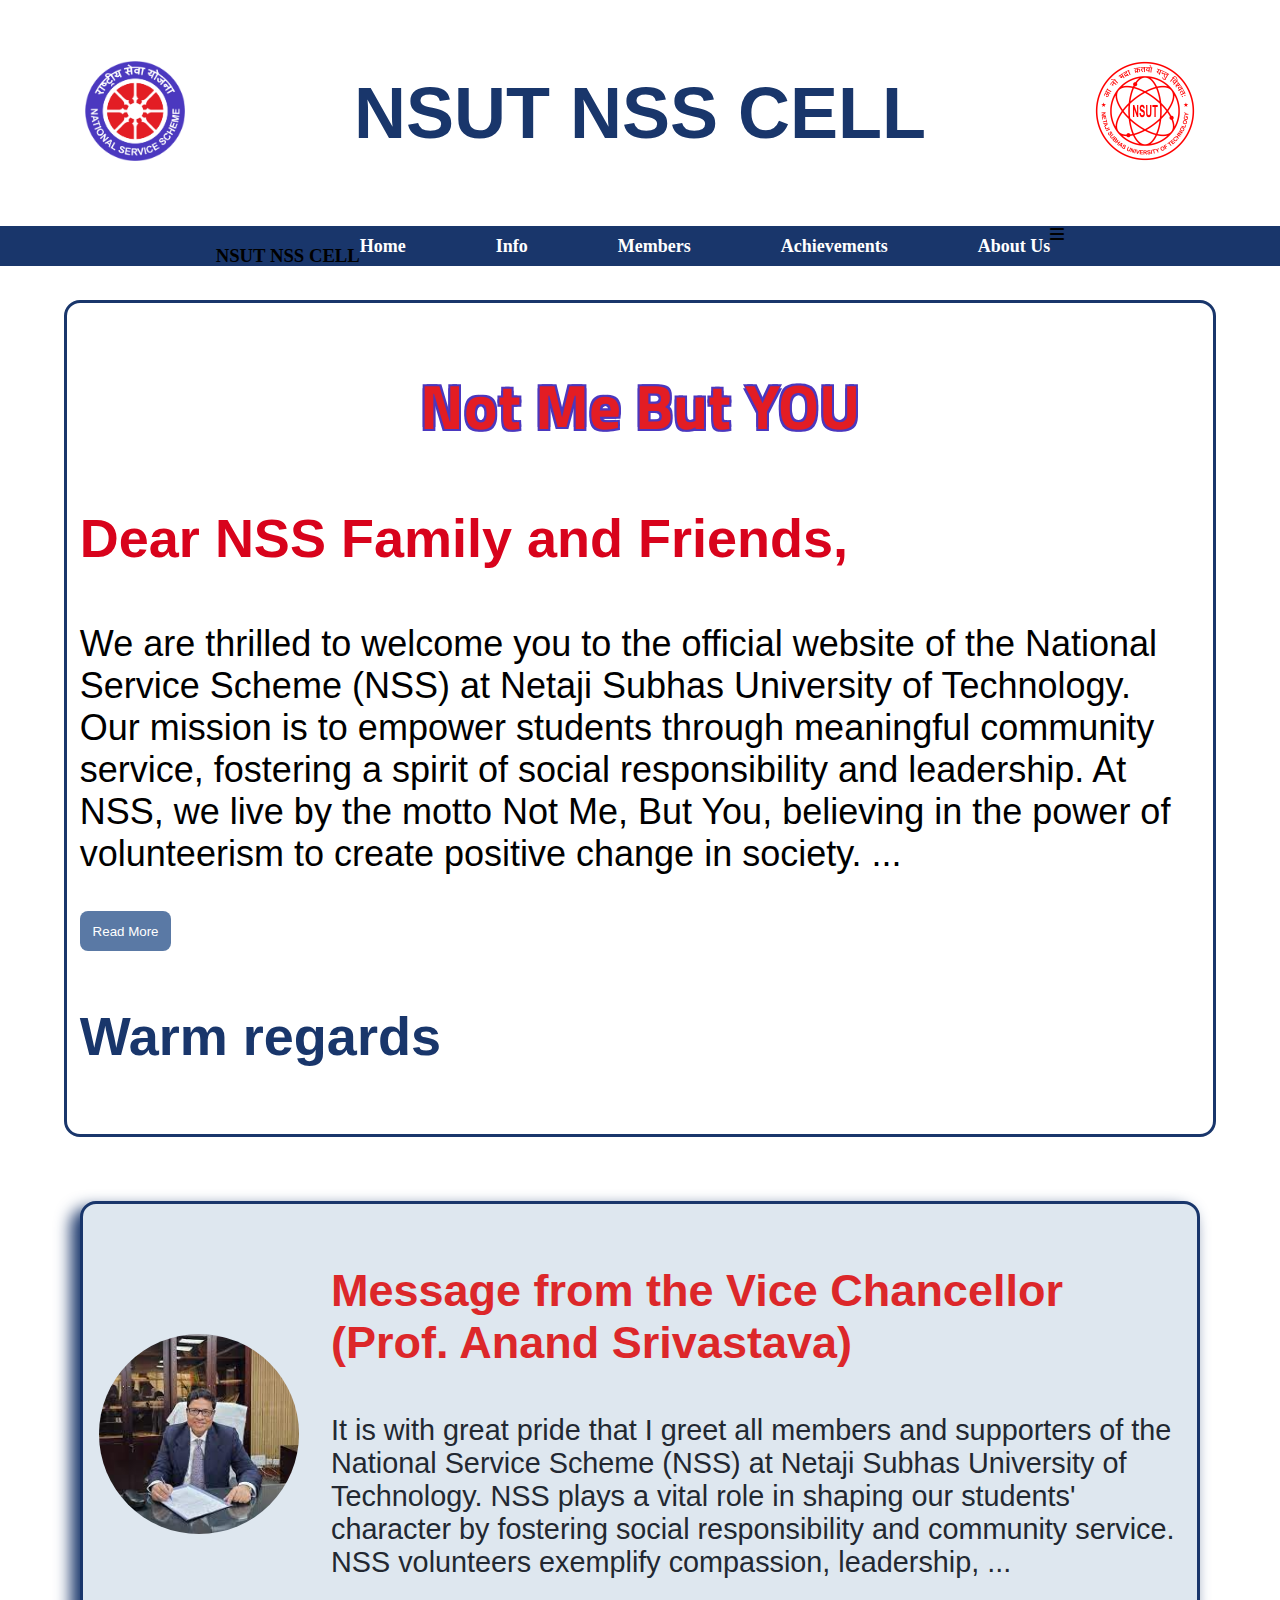
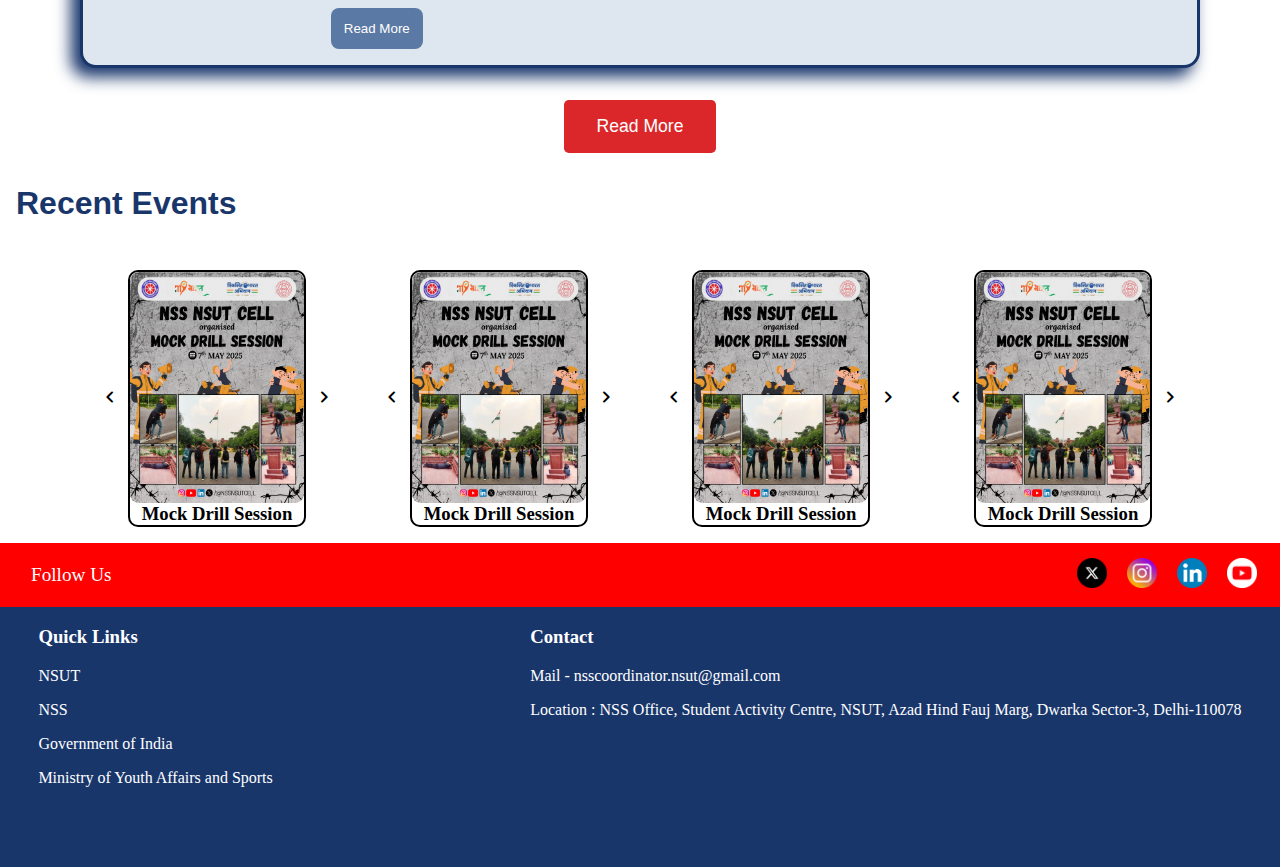
<file: index.html>
<!DOCTYPE html>
<html lang="en">
<head>
    <title>NSS NSUT CELL</title>
    <link rel="stylesheet" href="styles/style.css">
    <link rel="stylesheet" href="https://fonts.googleapis.com/css2?family=Material+Symbols+Rounded:opsz,wght,FILL,GRAD@24,400,0,0&icon_names=chevron_left" />
    <link rel="stylesheet" href="https://cdnjs.cloudflare.com/ajax/libs/font-awesome/6.7.2/css/all.min.css" integrity="sha512-Evv84Mr4kqVGRNSgIGL/F/aIDqQb7xQ2vcrdIwxfjThSH8CSR7PBEakCr51Ck+w+/U6swU2Im1vVX0SVk9ABhg==" crossorigin="anonymous" referrerpolicy="no-referrer" />
    <link rel="stylesheet" href="styles/more-less.css">

    <link rel="icon" type="image/png" href="resources/nss-logo.png" />

    <script src="scripts/slider.js" defer></script>
    <script src="scripts/message-card.js" defer></script>
    <script src="scripts/navBar.js" defer></script>
    <script src="scripts/more-less.js" defer></script>

<!--    Important to add defer-->

</head>
<body>
    <div id="topPart">
        <meta name="viewport" content="width=device-width, initial-scale=1.0">
        <link rel="stylesheet" href="styles/header.css">

        <header class="header">
            <div class="header-items">

                <a href="https://nss.gov.in/" class="nss-logo_link" target="_blank">
                    <img src="resources/nss-logo.png" alt="NSS Logo">
                </a>

                <p class="header-title">NSUT NSS CELL</p>

                <a href="http://nsut.ac.in/" class="nsut-logo_link" target="_blank">
                    <img src="resources/nsut-logo.png" alt="NSS Logo">
                </a>

            </div>
        </header>
    </div>


    <div id="navBar">
        <meta name="viewport" content="width=device-width, initial-scale=1.0">
        <link rel="stylesheet" href="styles/navBar.css">
        <link rel="stylesheet" href="https://fonts.googleapis.com/css2?family=Material+Symbols+Outlined:opsz,wght,FILL,GRAD@24,400,0,0&icon_names=menu" />

        <nav>
            <h3 class="nav-title"> NSUT NSS CELL</h3>
            <ul class="large-bar">
                <li class="nav-item" id="nav-home"><a href="#" class="navBar-link">Home</a></li>
                <li class="nav-item" id="nav-info"><a href="#" class="navBar-link">Info</a></li>
                <li class="nav-item" id="nav-member"><a href="#" class="navBar-link">Members</a></li>
                <li class="nav-item" id="nav-achvmnt"><a href="#" class="navBar-link">Achievements</a></li>
                <li class="nav-item" id="nav-abt"><a href="#" class="navBar-link">About Us</a></li>
            </ul>
            <div class="nav-toggle-button">
                <i class="fa-solid fa-bars"></i>
            </div>

        </nav>

        <div class="dropdown-menu close">

            <a href="#" class="navBar-link">Home</a>
            <a href="#" class="navBar-link">Info</a>
            <a href="#" class="navBar-link">Members</a>
            <a href="#" class="navBar-link">Achievements</a>
            <a href="#" class="navBar-link">About Us</a>
        </div>

    </div>


    <div id="mainPart">
        <link rel="stylesheet" href="styles/mainPart.css">
        <link rel="stylesheet" href="styles/message-card.css">


        <div class="introbox more-less-text">
            <link rel="stylesheet" href="styles/intro.css">
            <h1 class="motto">Not Me But YOU</h1>

            <h3 class="heading-of-intro">
                Dear NSS Family and Friends,
            </h3>
            <p class="intro-para">
                We are thrilled to welcome you to the official website of the National Service Scheme (NSS) at Netaji Subhas University of Technology. Our mission is to empower students through meaningful community service, fostering a spirit of social responsibility and leadership. At NSS, we live by the motto Not Me, But You, believing in the power of volunteerism to create positive change in society.
                <span class="dots">...</span>
                <span class="more">
                    Whether you're a current volunteer, a prospective member, or simply someone interested in learning more about our initiatives, we invite you to explore our site and discover numerous opportunities for involvement. Join us in our journey of service, growth, and excellence as we strive to make a difference in our community and beyond. Together, let's cultivate compassion, drive change, and inspire one another to reach greater heights. Thank you for visiting, and we look forward to your active participation in our programs!
                </span>
            </p>
            <button class="more-less">Read More</button>

            <h3 class="ending-of-intro">
                Warm regards
            </h3>
        </div>


        <div class="message-cards">

            <div class="visible">
                <div class="message" id="vc-msg">
                    <img class="person-img" src="resources/Message-Card/vc-image.jpeg">

                    <div class="message-content more-less-text">
                        <h3 class="message-title">Message from the Vice Chancellor (Prof. Anand Srivastava)</h3>
                        <p class="message-para ">
                            It is with great pride that I greet all members and supporters of the National Service Scheme (NSS) at Netaji Subhas University of Technology. NSS plays a vital role in shaping our students' character by fostering social responsibility and community service. NSS volunteers exemplify compassion, leadership,
                            <span class="dots">...</span>
                            <span class="more">
                                and selflessness through their dedication to various social initiatives. Their efforts inspire us and create a positive impact on society. I encourage every student to actively engage in NSS programs. Through service, you will not only make a difference but also develop valuable skills and lasting friendships. Thank you for your commitment to NSS. Your efforts help make our university a true beacon of change
                            </span>
                        </p>
                        <button class="more-less">Read More</button>
                    </div>
                </div>
            </div>
            <!--    the additional div of id ..-message-box is essential because it would be needed for hiding or
            showing content-->

            <div class="hidden">
                <div class="message" id="pc-msg">
                    <img class="person-img" src="resources/Message-Card/pc-image.png">

                    <div class="message-content more-less-text">
                        <h3 class="message-title">Message from the Program Coordinator (Dr. Praveen Saroha)</h3>
                        <p class="message-para">
                            Welcome to the NSS NSUT Cell! It is an honor to serve as your Program Coordinator and work with such passionate individuals dedicated to making a positive impact. NSS is more than a program; it's a movement empowering students to tackle real-world challenges. Through initiatives in areas like environmental conservation and education, we foster
                            <span class="dots">...</span><span class="more">service, leadership, and teamwork. Each project is an opportunity to grow and contribute to our community. I encourage you to embrace these experiences and bring your unique talents to our efforts. Thank you for your commitment to NSS. I look forward to the great work we'll accomplish together.
                            </span>
                        </p>
                        <button class="more-less">Read More</button>
                    </div>
                </div>
            </div>

            <div class="hidden">
                <div class="message" id="fp-msg">
                    <img class="person-img" src="resources/Message-Card/fp-image.jpg">

                    <div class="message-content more-less-text">
                        <h3 class="message-title">Message from the Founding President (Mr. Anuj)</h3>
                        <p class="message-para">
                            As the Founding President of NSS NSUT Cell, I am filled with pride witnessing the remarkable journey we've shared. From our beginnings to becoming a community driven by service, our growth
                            <span class="dots">...</span>
                            <span class="more">
                                reflects the passion of every member. NSS is more than an organization — it's a way of life that inspires us to give back. Our projects in areas like environmental sustainability and social outreach embody our commitment to making a difference. Embrace the spirit of service. It's not just a duty but an opportunity to lead, empathize, and create change. Together, we can continue to amplify our impact and carry forward the NSS legacy. Thank you for your dedication. Let's keep achieving great things!
                            </span>
                        </p>
                        <button class="more-less">Read More</button>
                    </div>
                </div>
            </div>

            <div class="hidden">
                <div class="message" id="p-msg">
                    <img class="person-img" src="resources/Message-Card/p-image.jpeg">

                    <div class="message-content more-less-text">
                        <h3 class="message-title">Message from the President (Shubham Kumar)</h3>
                        <p class="message-para">
                            It's an honor to serve as the President of the NSS NSUT Cell and to witness the dedication and enthusiasm of our volunteers . Each initiative we undertake whether a cleanliness drive or
                            <span class="dots">...</span>
                            <span class="more">
                                an awareness campaign shows our commitment to social responsibility. I encourage everyone to get involved, as these experiences help us grow in leadership and empathy. Together, we can make a meaningful impact with your dedication. Let's continue to strive for excellence as epitome of change for the society!
                            </span>
                        </p>
                        <button class="more-less">Read More</button>
                    </div>
                </div>
            </div>

            <button id="content-control">Read More</button>
        </div>


        <div class="recent-events">
            <h3 class="recent-event heading">Recent Events</h3>
            <div class="parent-container">
                <link rel="stylesheet" href="styles/slider.css">

                <div class="container">
                    <button class="prev button">
                    <span class="material-symbols-rounded">
                        chevron_left
                    </span>
                    </button>
                    <div class="image-container-with-text">
                        <div class="images">
                            <img src="resources/Recent%20Events/Mock%20Drill/1.PNG" class="content">
                            <img src="resources/Recent%20Events/Mock%20Drill/2.jpeg" class="content">
                            <img src="resources/Recent%20Events/Mock%20Drill/3.jpeg" class="content">
                            <img src="resources/Recent%20Events/Mock%20Drill/4.jpeg" class="content">
                            <img src="resources/Recent%20Events/Mock%20Drill/5.jpeg" class="content">
                            <img src="resources/Recent%20Events/Mock%20Drill/6.jpeg" class="content">
                        </div>
                        <h3>Mock Drill Session</h3>
                    </div>
                    <button class="next button">
                    <span class="material-symbols-rounded">
                        chevron_left
                    </span>
                    </button>
                </div>


                <div class="container">
                    <button class="prev button">
                    <span class="material-symbols-rounded">
                        chevron_left
                    </span>
                    </button>
                    <div class="image-container-with-text">
                        <div class="images">
                            <img src="resources/Recent%20Events/Mock%20Drill/1.PNG" class="content">
                            <img src="resources/Recent%20Events/Mock%20Drill/2.jpeg" class="content">
                            <img src="resources/Recent%20Events/Mock%20Drill/3.jpeg" class="content">
                            <img src="resources/Recent%20Events/Mock%20Drill/4.jpeg" class="content">
                            <img src="resources/Recent%20Events/Mock%20Drill/5.jpeg" class="content">
                            <img src="resources/Recent%20Events/Mock%20Drill/6.jpeg" class="content">
                        </div>
                        <h3>Mock Drill Session</h3>
                    </div>
                    <button class="next button">
                    <span class="material-symbols-rounded">
                        chevron_left
                    </span>
                    </button>
                </div>


                <div class="container">
                    <button class="prev button">
                    <span class="material-symbols-rounded">
                        chevron_left
                    </span>
                    </button>
                    <div class="image-container-with-text">
                        <div class="images">
                            <img src="resources/Recent%20Events/Mock%20Drill/1.PNG" class="content">
                            <img src="resources/Recent%20Events/Mock%20Drill/2.jpeg" class="content">
                            <img src="resources/Recent%20Events/Mock%20Drill/3.jpeg" class="content">
                            <img src="resources/Recent%20Events/Mock%20Drill/4.jpeg" class="content">
                            <img src="resources/Recent%20Events/Mock%20Drill/5.jpeg" class="content">
                            <img src="resources/Recent%20Events/Mock%20Drill/6.jpeg" class="content">
                        </div>
                        <h3>Mock Drill Session</h3>
                    </div>
                    <button class="next button">
                    <span class="material-symbols-rounded">
                        chevron_left
                    </span>
                    </button>
                </div>


                <div class="container">
                    <button class="prev button">
                    <span class="material-symbols-rounded">
                        chevron_left
                    </span>
                    </button>
                    <div class="image-container-with-text">
                        <div class="images">
                            <img src="resources/Recent%20Events/Mock%20Drill/1.PNG" class="content">
                            <img src="resources/Recent%20Events/Mock%20Drill/2.jpeg" class="content">
                            <img src="resources/Recent%20Events/Mock%20Drill/3.jpeg" class="content">
                            <img src="resources/Recent%20Events/Mock%20Drill/4.jpeg" class="content">
                            <img src="resources/Recent%20Events/Mock%20Drill/5.jpeg" class="content">
                            <img src="resources/Recent%20Events/Mock%20Drill/6.jpeg" class="content">
                        </div>
                        <h3>Mock Drill Session</h3>
                    </div>
                    <button class="next button">
                    <span class="material-symbols-rounded">
                        chevron_left
                    </span>
                    </button>
                </div>
            </div>
        </div>

    </div>


    <div id="bottomPart">
        <link rel="stylesheet" href="styles/bottomPart.css">
        <footer class="footer">
            <div class="social-media">
                <div class="social-media-text">
                    <span>Follow Us</span>
                </div>
                <div class="social-media-icons">
                    <a href="https://x.com/nssnsutcell?lang=en" target="_blank" >
                        <img src="resources/bottomPart/twitter-logo.webp" alt="X" class="icon-img">
                    </a>
                    <a href="https://www.instagram.com/nssnsutcell/?hl=en" target="_blank">
                        <img src="resources/bottomPart/instagram-logo.webp" alt="X" class="icon-img">
                    </a>
                    <a href="https://in.linkedin.com/company/nss-nsut-delhi" target="_blank">
                        <img src="resources/bottomPart/linkedin-logo.png" alt="X" class="icon-img">
                    </a>
                    <a href="https://www.youtube.com/channel/UCZRtEXP1DKBS4RHyxkXlRuQ" target="_blank">
                        <img src="resources/bottomPart/youtube-logo.webp" alt="X" class="icon-img">
                    </a>
                </div>
            </div>

            <section class="bottom">
                <div class="quick-links">
                    <h3>Quick Links</h3>
                    <p>
                        <a href="http://nsut.ac.in/" target="_blank">NSUT</a>
                    </p>
                    <p>
                        <a href="https://nss.gov.in/" target="_blank">NSS</a>
                    </p>
                    <p>
                        <a href="https://www.india.gov.in/" target="_blank">Government of India</a>
                    </p>
                    <p>
                        <a href="https://yas.nic.in" target="_blank">Ministry of Youth Affairs and Sports</a>
                    </p>
                </div>
                <div class="contact-us">
                    <h3>Contact</h3>
                    <p>
                        Mail - nsscoordinator.nsut@gmail.com
                    </p>
                    <a href="https://www.google.com/maps/place/Netaji+Subhas+University+of+Technology/@28.6109375,77.0384531,15z/data=!4m6!3m5!1s0x390d05dd375e5a13:0x108adaa3abe4bd07!8m2!3d28.6109375!4d77.0384531!16zL20vMDRybHFy?entry=ttu&amp;g_ep=EgoyMDI0MDkyNS4wIKXMDSoASAFQAw%3D%3D" target="_blank">Location : NSS Office, Student Activity Centre, NSUT, Azad Hind
                        Fauj Marg, Dwarka Sector-3, Delhi-110078</a>
                </div>
            </section>

        </footer>
    </div>
</body>

</html>
</file>
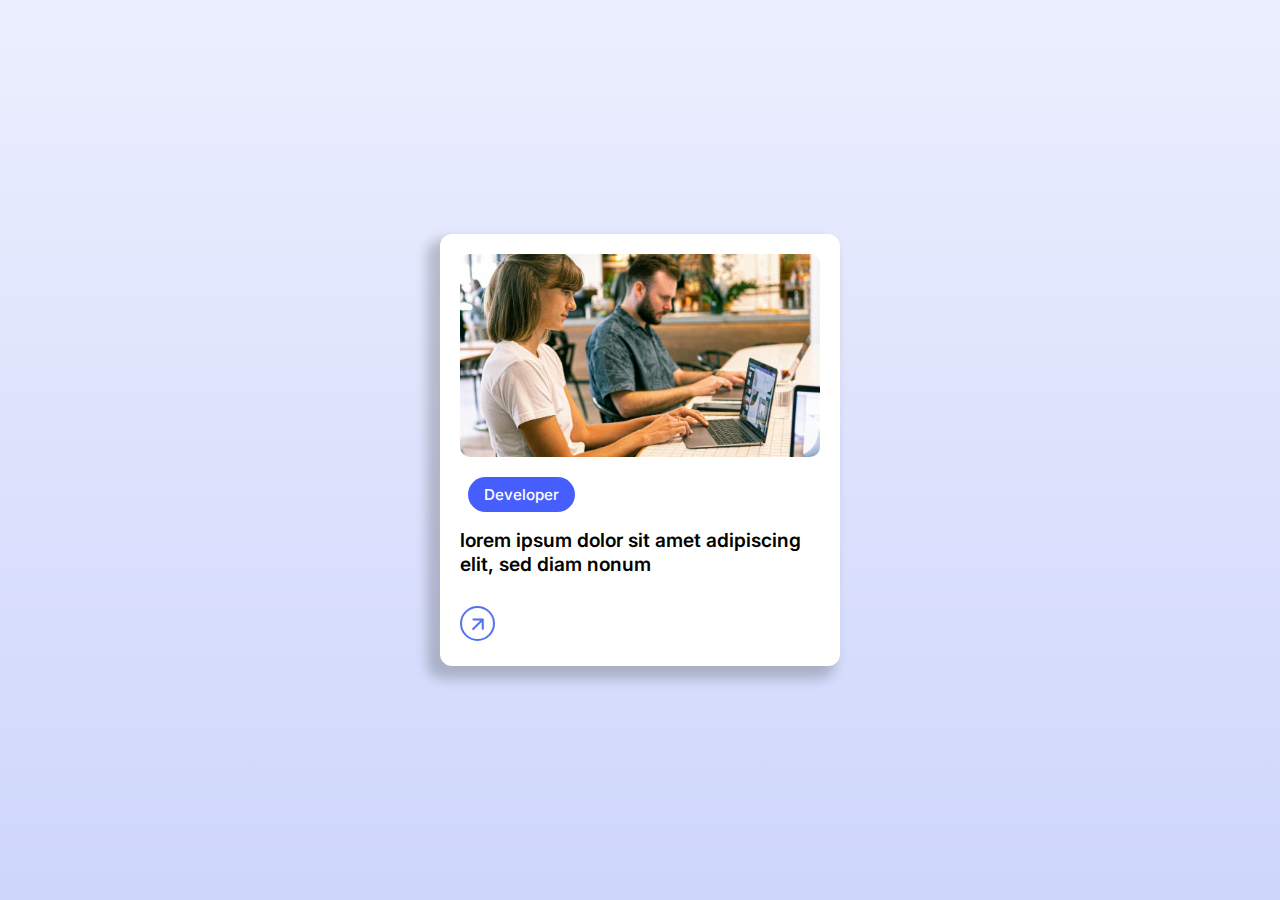
<file: Cards Practice/index.html>
<!DOCTYPE html>
<html lang="en">
<head>
    <meta charset="UTF-8">
    <meta name="viewport" content="width=device-width, initial-scale=1.0">
    <!--   Linking Google font for icons -->
    <link rel="stylesheet" href="https://fonts.googleapis.com/css2?family=Material+Symbols+Rounded:opsz,wght,FILL,GRAD@24,400,0,0&icon_names=arrow_forward" />

    <title>Card Slider</title>
    <link rel="stylesheet" href="style.css">
</head>
<body>
    <div class="container">
      <div class="card-wrapper">
        <ul class="card-list">
          <li class="card-item">
            <a href="#" class="card-link">
              <img src="resource/Web%20developer.jpg" alt="Card Image" class="card-image">
              <p class="badge">Developer</p>
              <h2 class="card-title">lorem ipsum dolor sit amet adipiscing elit, sed diam nonum</h2>
              <button class="card-button material-symbols-rounded">
                arrow_forward
              </button>
            </a>
          </li>
        </ul>
      </div>
    </div>
</body>
</html>
</file>
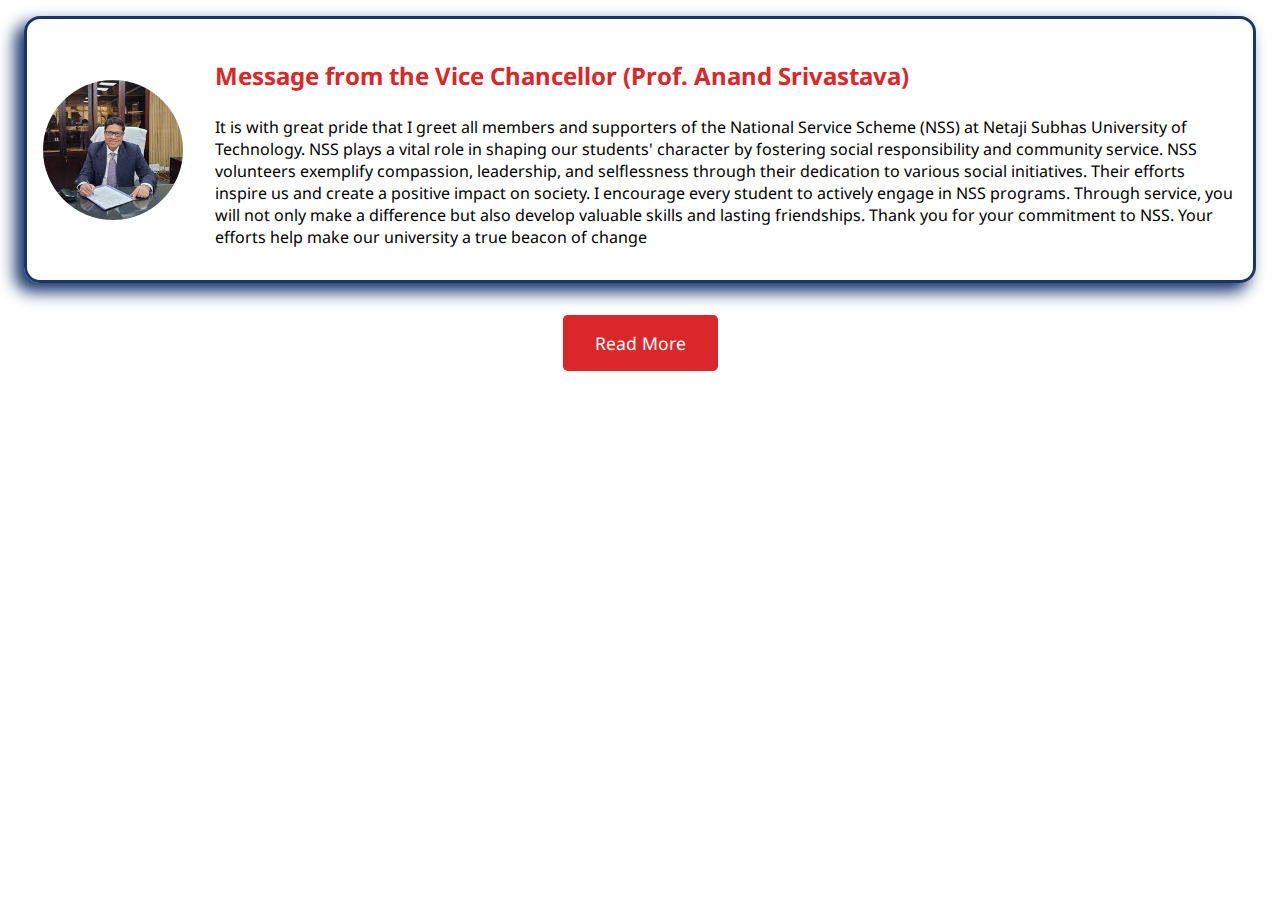
<file: Cards Practice/Message cards/index.html>
<!DOCTYPE html>
<html lang="en">
<head>
    <meta charset="UTF-8">
    <title></title>
    <link rel="stylesheet" href="style.css">
    <script src="script.js" defer></script>
</head>
<body>
<div class="message-cards">

    <div class="visible">
        <div class="message" id="vc-msg">
            <img class="person-img" src="vc-image.jpeg">

            <div class="message-content">
                <h3 class="message-title">Message from the Vice Chancellor (Prof. Anand Srivastava)</h3>
                <p class="message-para">
                    It is with great pride that I greet all members and supporters of the National Service Scheme (NSS) at Netaji Subhas University of Technology. NSS plays a vital role in shaping our students' character by fostering social responsibility and community service. NSS volunteers exemplify compassion, leadership, and selflessness through their dedication to various social initiatives. Their efforts inspire us and create a positive impact on society. I encourage every student to actively engage in NSS programs. Through service, you will not only make a difference but also develop valuable skills and lasting friendships. Thank you for your commitment to NSS. Your efforts help make our university a true beacon of change
                </p>
            </div>
        </div>
    </div>
<!--    the additional div of id ..-message-box is essential because it would be needed for hiding or
showing content-->

    <div class="hidden">
        <div class="message" id="pc-msg">
            <img class="person-img" src="pc-image.png">

            <div class="message-content">
                <h3 class="message-title">Message from the Program Coordinator (Dr. Praveen Saroha)</h3>
                <p class="message-para">
                    Welcome to the NSS NSUT Cell! It is an honor to serve as your Program Coordinator and work with such passionate individuals dedicated to making a positive impact. NSS is more than a program; it's a movement empowering students to tackle real-world challenges. Through initiatives in areas like environmental conservation and education, we foster service, leadership, and teamwork. Each project is an opportunity to grow and contribute to our community. I encourage you to embrace these experiences and bring your unique talents to our efforts. Thank you for your commitment to NSS. I look forward to the great work we'll accomplish together.
                </p>
            </div>
        </div>
    </div>

    <div class="hidden">
        <div class="message" id="fp-msg">
            <img class="person-img" src="fp-image.jpg">

            <div class="message-content">
                <h3 class="message-title">Message from the Founding President (Mr. Anuj)</h3>
                <p class="message-para">
                    As the Founding President of NSS NSUT Cell, I am filled with pride witnessing the remarkable journey we've shared. From our beginnings to becoming a community driven by service, our growth reflects the passion of every member. NSS is more than an organization—it's a way of life that inspires us to give back. Our projects in areas like environmental sustainability and social outreach embody our commitment to making a difference. Embrace the spirit of service. It's not just a duty but an opportunity to lead, empathize, and create change. Together, we can continue to amplify our impact and carry forward the NSS legacy. Thank you for your dedication. Let's keep achieving great things!
                </p>
            </div>
        </div>
    </div>

    <div class="hidden">
        <div class="message" id="p-msg">
            <img class="person-img" src="p-image.jpeg">

            <div class="message-content">
                <h3 class="message-title">Message from the President (Shubham Kumar)</h3>
                <p class="message-para">
                    It's an honor to serve as the President of the NSS NSUT Cell and to witness the dedication and enthusiasm of our volunteers . Each initiative we undertake whether a cleanliness drive or an awareness campaign shows our commitment to social responsibility. I encourage everyone to get involved, as these experiences help us grow in leadership and empathy. Together, we can make a meaningful impact with your dedication. Let's continue to strive for excellence as epitome of change for the society!
                </p>
            </div>
        </div>
    </div>

    <button id="content-control">Read More</button>
</div>

</body>
</html>
</file>
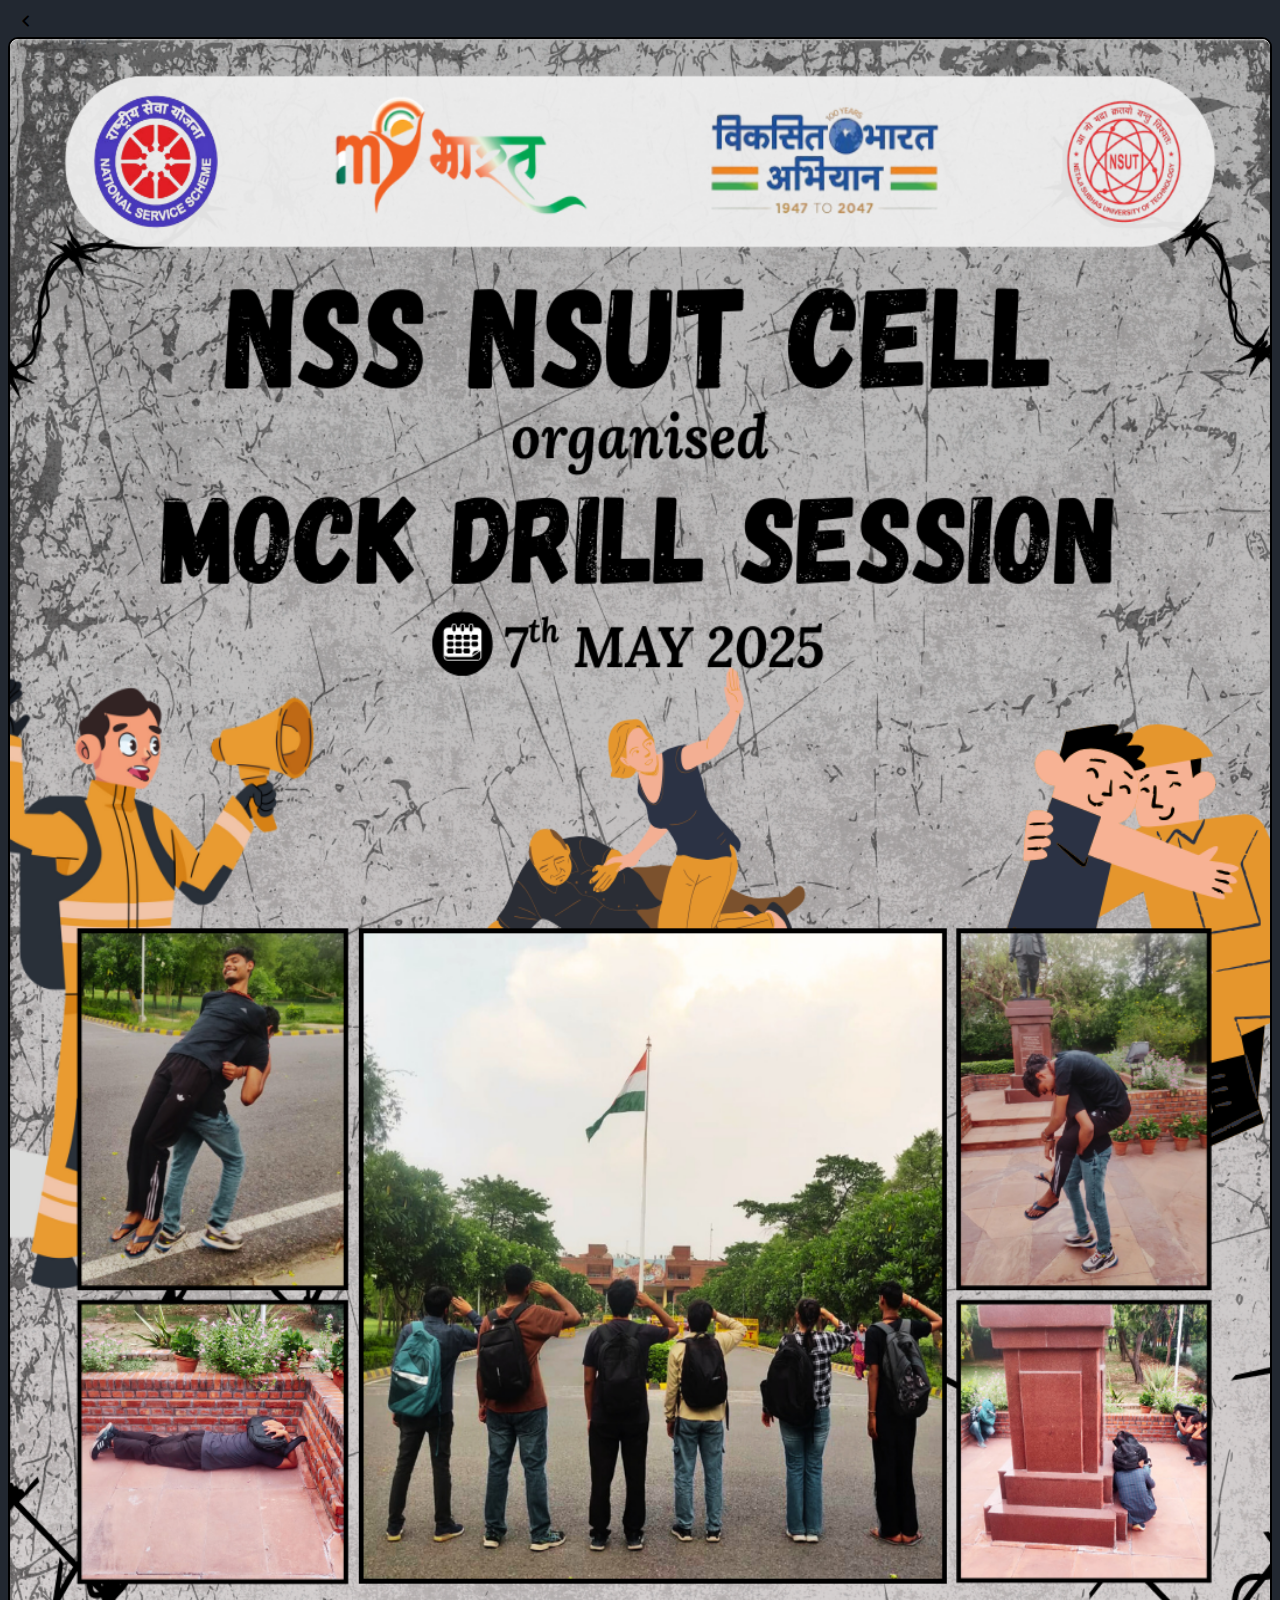
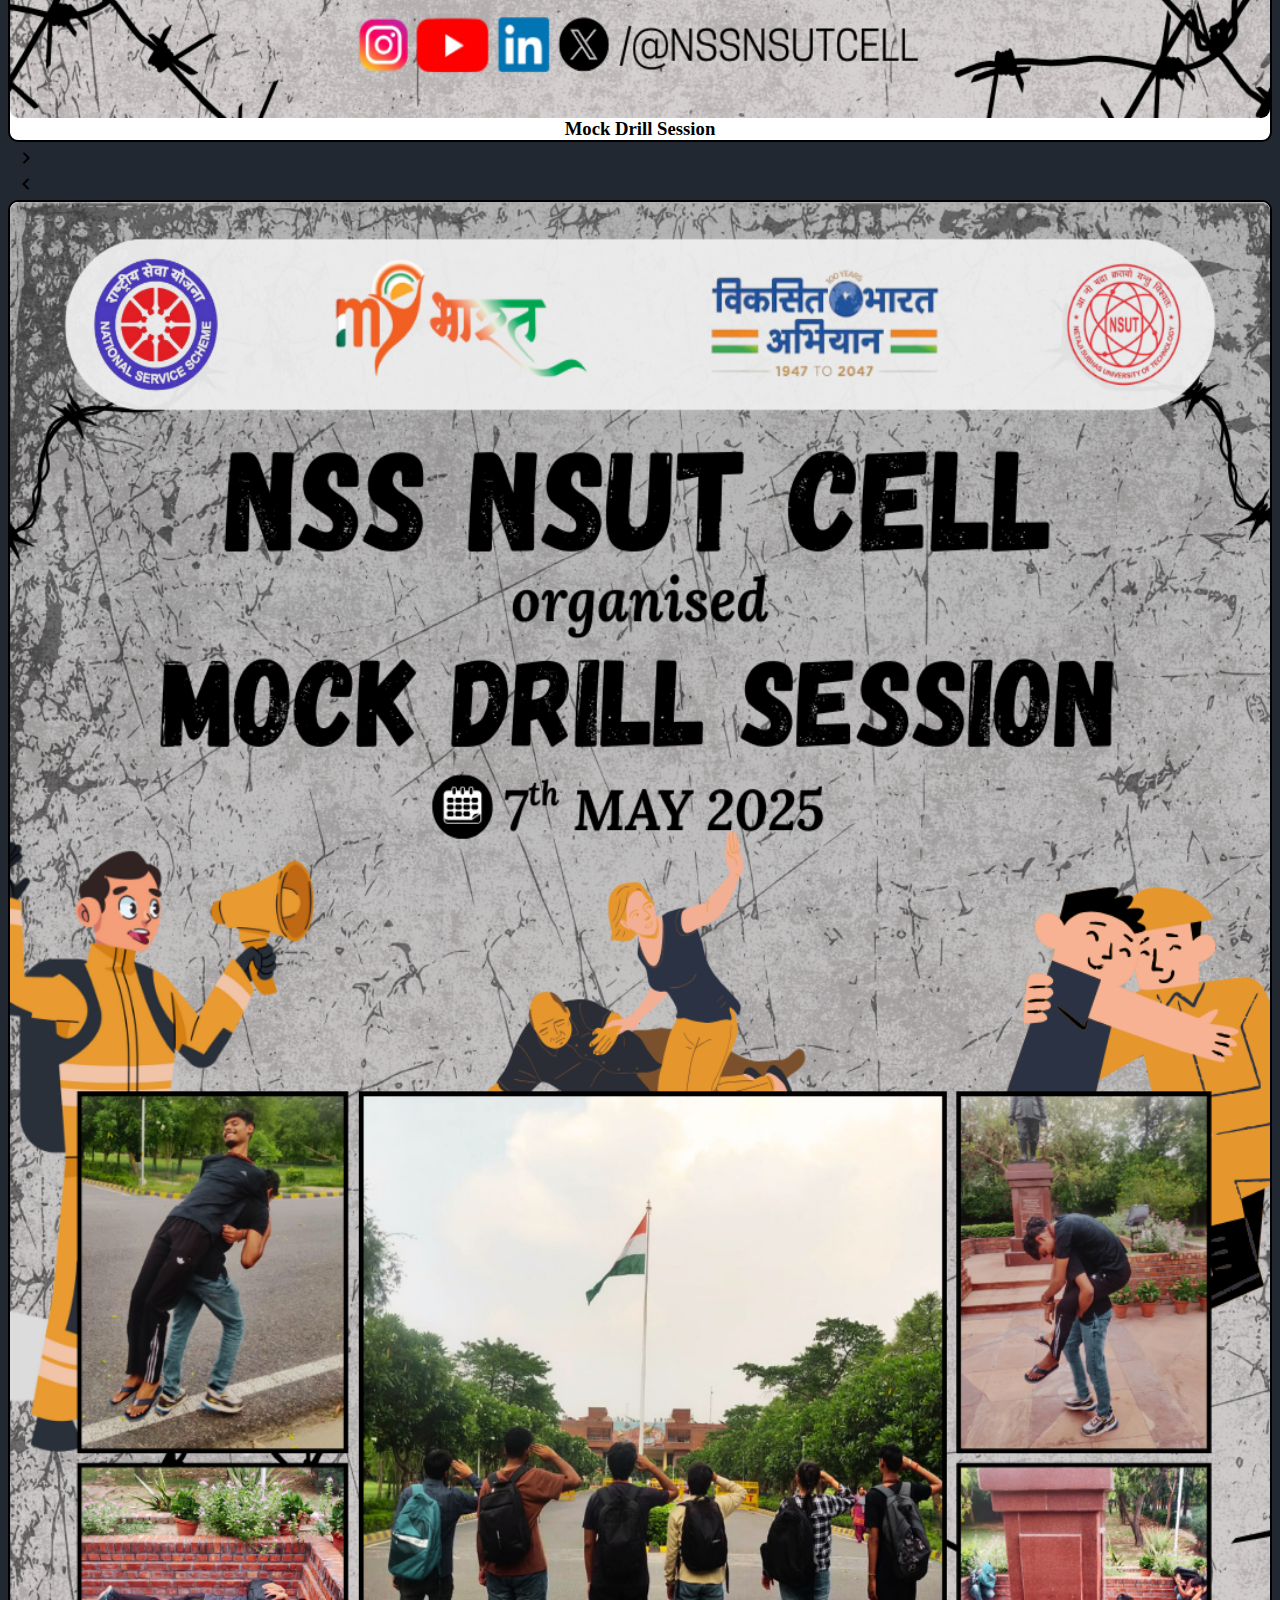
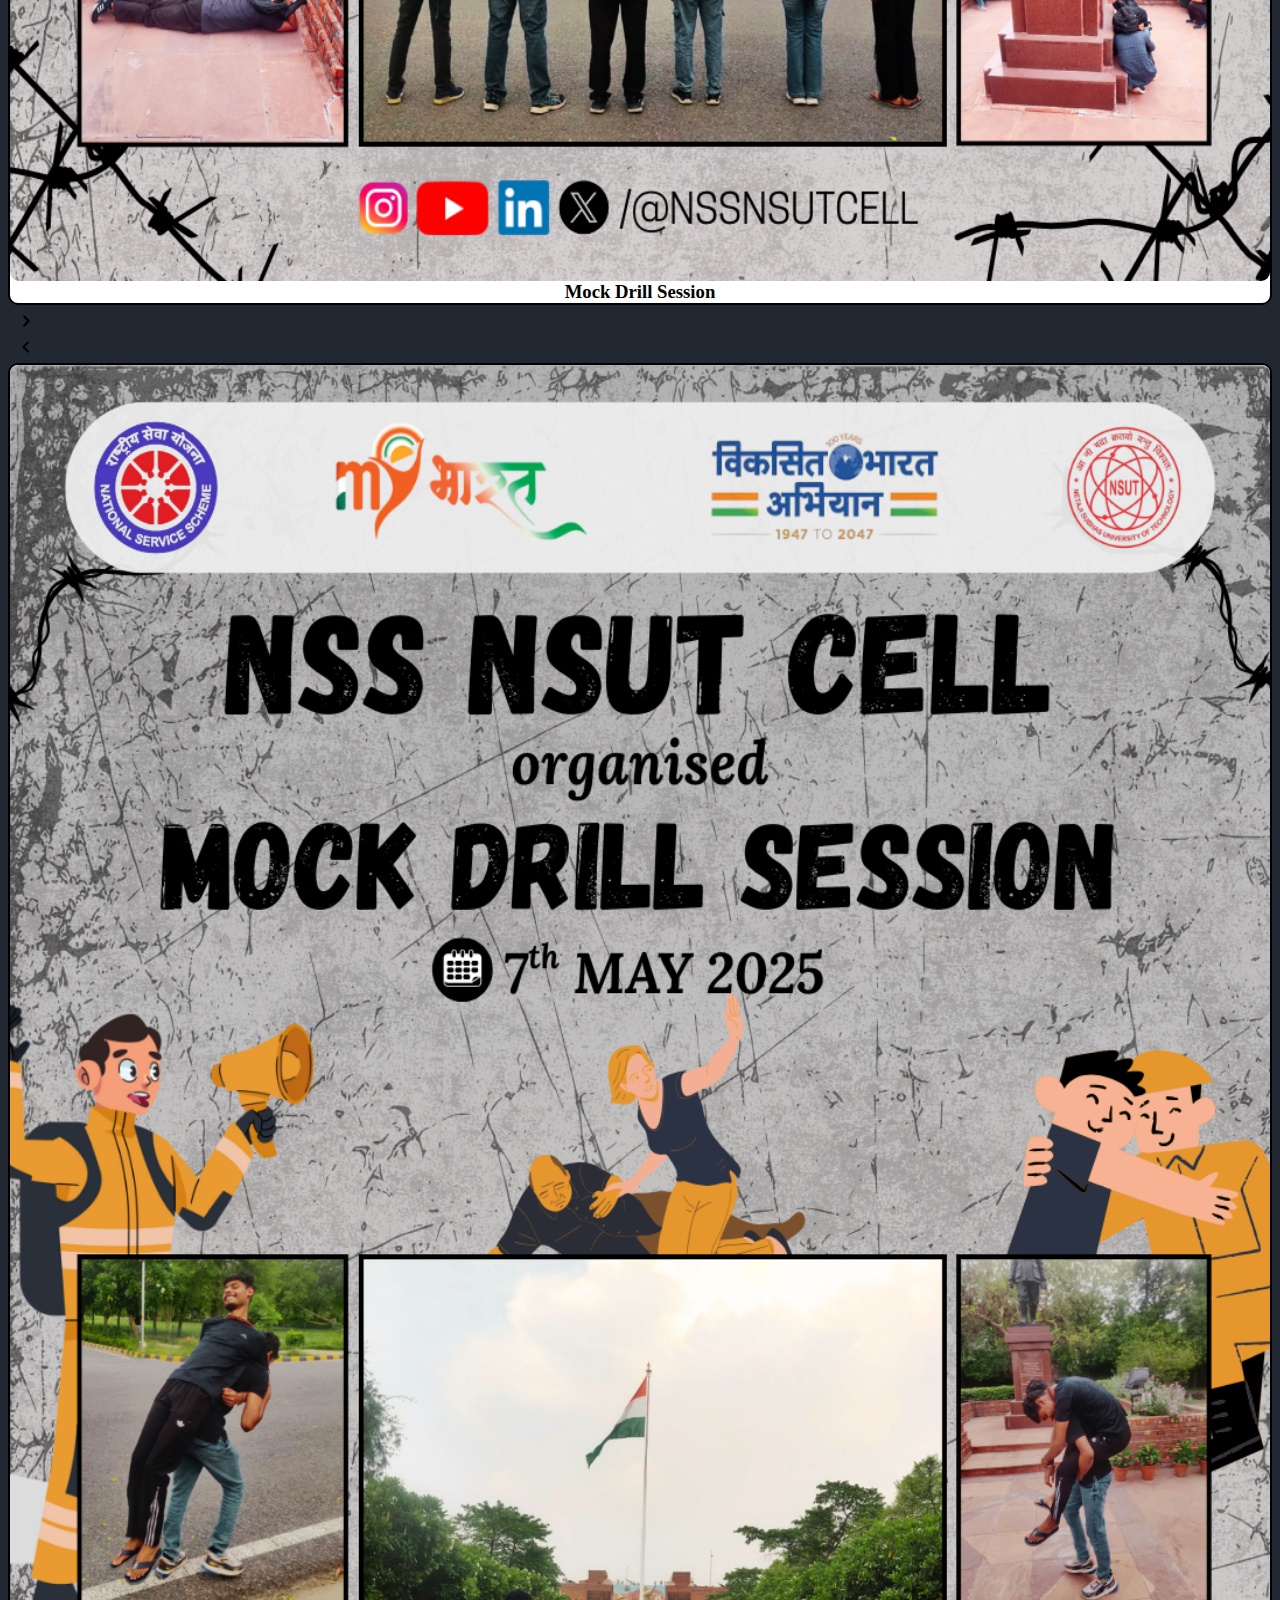
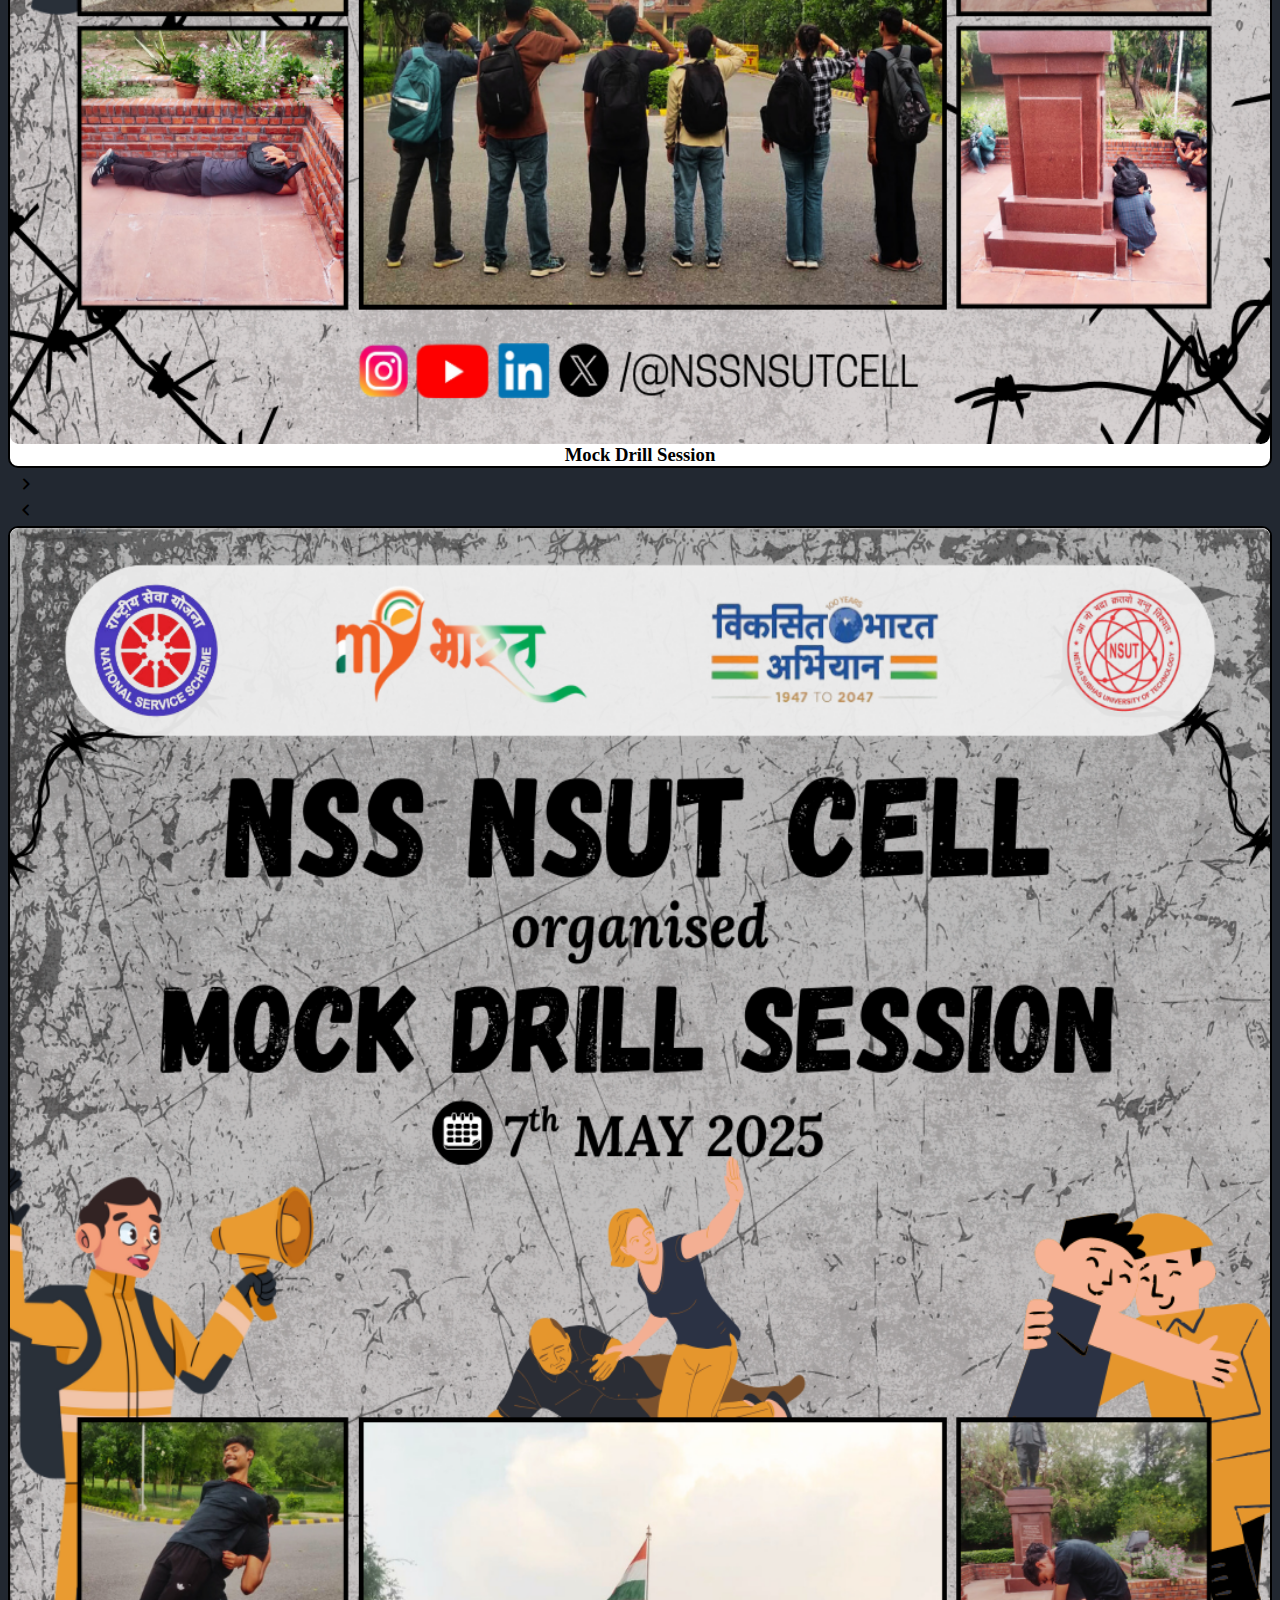
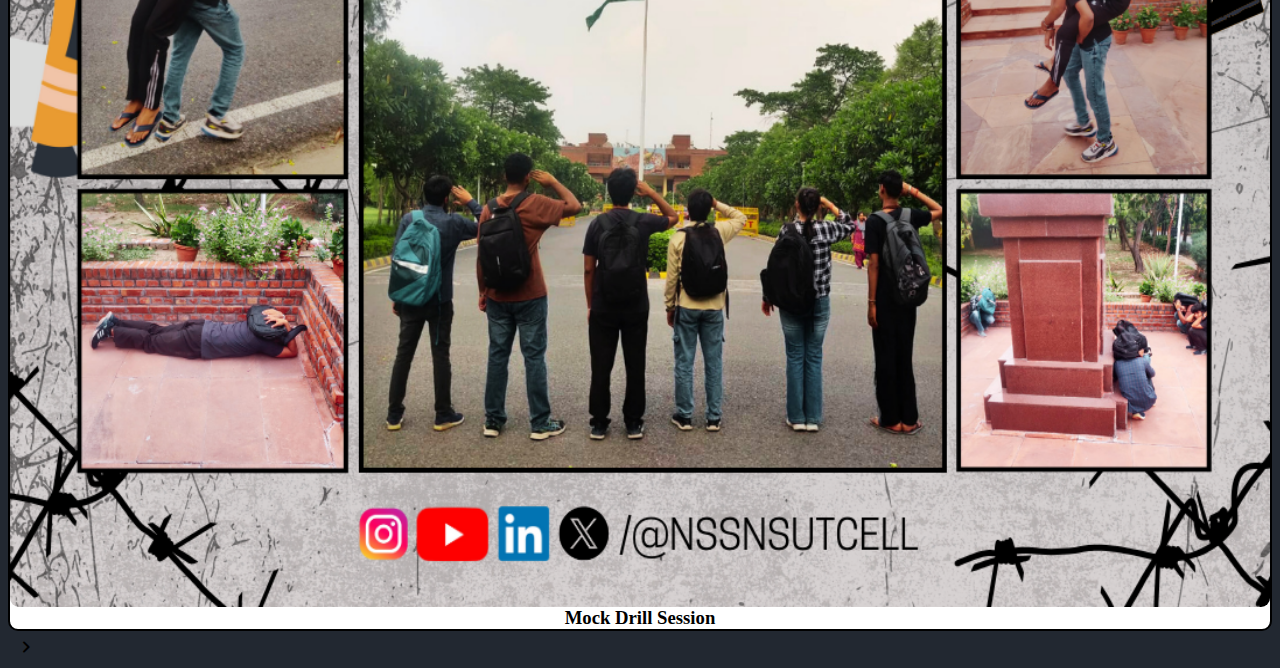
<file: Cards Practice/NSS_Slider/index.html>
<!DOCTYPE html>
<html lang="en">
<head>
    <meta charset="UTF-8">
    <title>Title</title>
    <link rel="stylesheet" href="style.css">
    <link rel="stylesheet" href="https://fonts.googleapis.com/css2?family=Material+Symbols+Rounded:opsz,wght,FILL,GRAD@24,400,0,0&icon_names=chevron_left" />
    <script src="script1.js" defer></script>
<!--    *************!!!!!!!!!!!!!!!!!!!!!!!!
It is vvvvvvvv important to add the defer attribute for script tag  because otherwise :
JavaScript Runs Before the HTML Loads
If your JavaScript code is above your HTML in your file, or if you don’t wait for the HTML to
load, the browser can’t find the element yet and it leads to error such as "can't access property,.... is null"
and similar errors-->

</head>
<body>

    <div class="parent-container">
        <div class="container">
            <button class="prev button">
                    <span class="material-symbols-rounded">
                        chevron_left
                    </span>
            </button>
            <div class="image-container-with-text">
                <div class="images">
                    <img src="resources/1.PNG" class="content">
                    <img src="resources/2.jpeg" class="content">
                    <img src="resources/3.jpeg" class="content">
                    <img src="resources/4.jpeg" class="content">
                    <img src="resources/5.jpeg" class="content">
                    <img src="resources/6.jpeg" class="content">
                </div>
                <h3>Mock Drill Session</h3>
            </div>
            <button class="next button">
                    <span class="material-symbols-rounded">
                        chevron_left
                    </span>
            </button>
        </div>


        <div class="container">
            <button class="prev button">
                    <span class="material-symbols-rounded">
                        chevron_left
                    </span>
            </button>
            <div class="image-container-with-text">
                <div class="images">
                    <img src="resources/1.PNG" class="content">
                    <img src="resources/2.jpeg" class="content">
                    <img src="resources/3.jpeg" class="content">
                    <img src="resources/4.jpeg" class="content">
                    <img src="resources/5.jpeg" class="content">
                    <img src="resources/6.jpeg" class="content">
                </div>
                <h3>Mock Drill Session</h3>
            </div>
            <button class="next button">
                    <span class="material-symbols-rounded">
                        chevron_left
                    </span>
            </button>
        </div>


        <div class="container">
            <button class="prev button">
                    <span class="material-symbols-rounded">
                        chevron_left
                    </span>
            </button>
            <div class="image-container-with-text">
                <div class="images">
                    <img src="resources/1.PNG" class="content">
                    <img src="resources/2.jpeg" class="content">
                    <img src="resources/3.jpeg" class="content">
                    <img src="resources/4.jpeg" class="content">
                    <img src="resources/5.jpeg" class="content">
                    <img src="resources/6.jpeg" class="content">
                </div>
                <h3>Mock Drill Session</h3>
            </div>
            <button class="next button">
                    <span class="material-symbols-rounded">
                        chevron_left
                    </span>
            </button>
        </div>


        <div class="container">
            <button class="prev button">
                    <span class="material-symbols-rounded">
                        chevron_left
                    </span>
            </button>
            <div class="image-container-with-text">
                <div class="images">
                    <img src="resources/1.PNG" class="content">
                    <img src="resources/2.jpeg" class="content">
                    <img src="resources/3.jpeg" class="content">
                    <img src="resources/4.jpeg" class="content">
                    <img src="resources/5.jpeg" class="content">
                    <img src="resources/6.jpeg" class="content">
                </div>
                <h3>Mock Drill Session</h3>
            </div>
            <button class="next button">
                    <span class="material-symbols-rounded">
                        chevron_left
                    </span>
            </button>
        </div>
    </div>
</body>
</html>
</file>
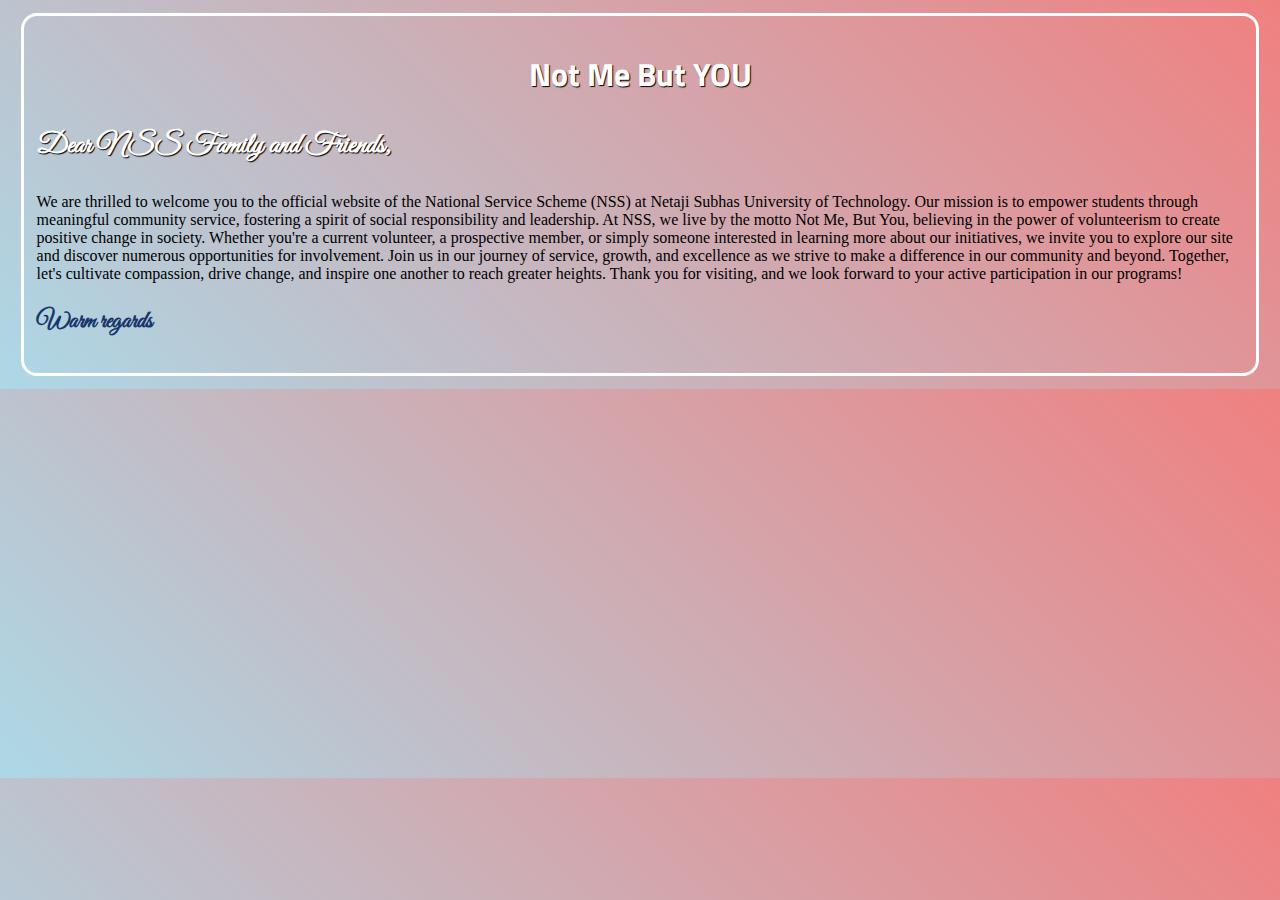
<file: Learning/Intro/index.html>
<!DOCTYPE html>
<html lang="en">
<head>
    <meta charset="UTF-8">
    <title>Title</title>
  <link rel="stylesheet" href="style.css">
</head>
<body>
  <div class="introbox">
    <h1 class="motto">Not Me But YOU</h1>

    <h3 class="heading-of-intro">
      Dear NSS Family and Friends,
    </h3>
    <p class="into-para">
      We are thrilled to welcome you to the official website of the National Service Scheme (NSS) at Netaji Subhas University of Technology. Our mission is to empower students through meaningful community service, fostering a spirit of social responsibility and leadership. At NSS, we live by the motto Not Me, But You, believing in the power of volunteerism to create positive change in society. Whether you're a current volunteer, a prospective member, or simply someone interested in learning more about our initiatives, we invite you to explore our site and discover numerous opportunities for involvement. Join us in our journey of service, growth, and excellence as we strive to make a difference in our community and beyond. Together, let's cultivate compassion, drive change, and inspire one another to reach greater heights. Thank you for visiting, and we look forward to your active participation in our programs!
    </p>

    <h3 class="ending-of-intro">
      Warm regards
    </h3>
  </div>

</body>
</html>
</file>
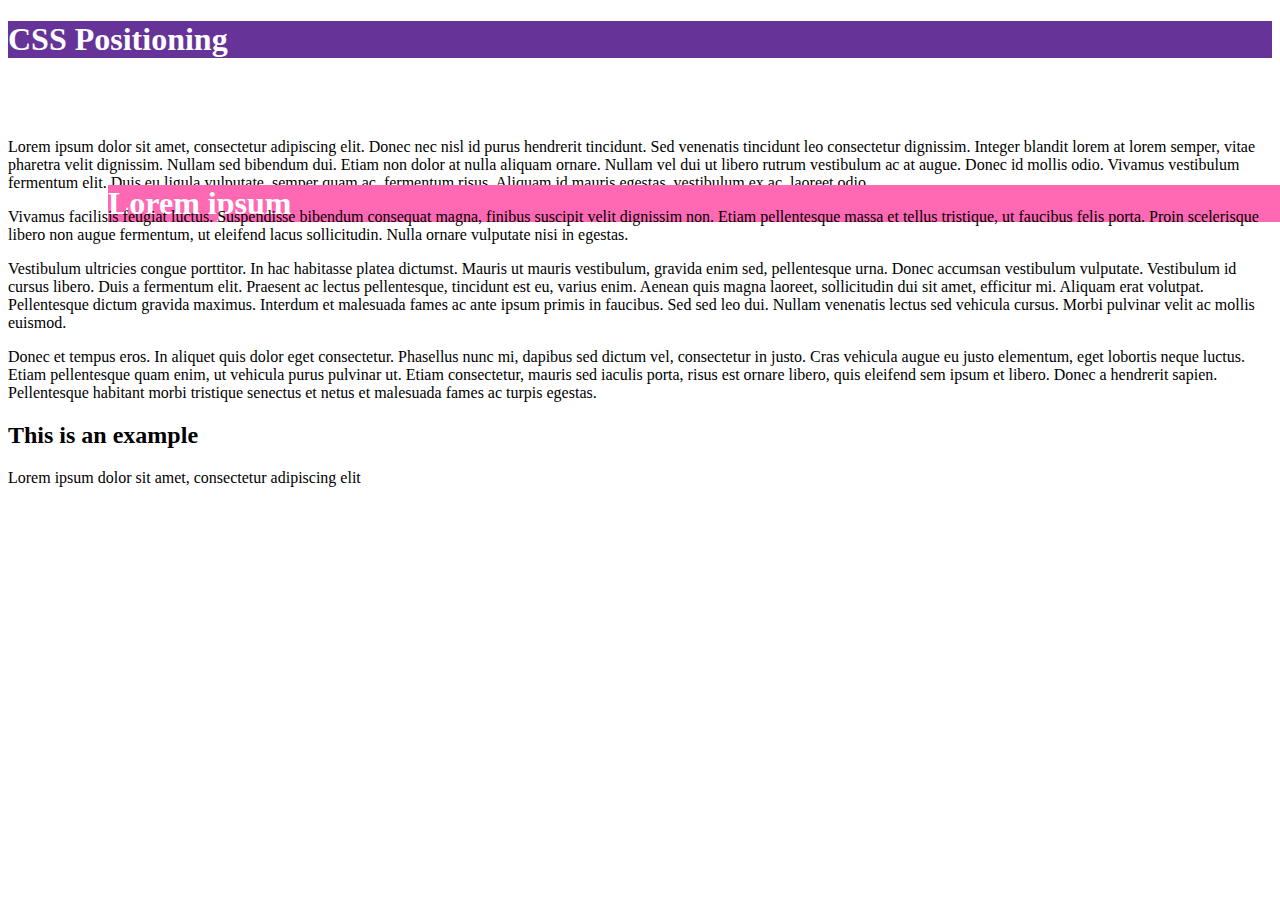
<file: Positioning Practice/relative positioning/index.html>
<!DOCTYPE html>
<html lang="en">
<head>
    <meta charset="UTF-8">
    <title>Title</title>
    <link rel="stylesheet" href="style.css">
</head>
<body>
<div class="container">
    <h1 class="page-title">CSS Positioning</h1>

    <article class="article-with-sidebar">
        <div>
            <h1 class="article-title">Lorem ipsum</h1>
            <p>Lorem ipsum dolor sit amet, consectetur adipiscing elit. Donec nec nisl id
                purus hendrerit tincidunt. Sed venenatis tincidunt leo consectetur dignissim.
                Integer blandit lorem at lorem semper, vitae pharetra velit dignissim. Nullam
                sed bibendum dui. Etiam non dolor at nulla aliquam ornare. Nullam vel dui ut
                libero rutrum vestibulum ac at augue. Donec id mollis odio. Vivamus vestibulum
                fermentum elit. Duis eu ligula vulputate, semper quam ac, fermentum risus.
                Aliquam id mauris egestas, vestibulum ex ac, laoreet odio.
            </p>

            <p class="example">Vivamus facilisis feugiat luctus. Suspendisse bibendum consequat magna,
                finibus suscipit velit dignissim non. Etiam pellentesque massa et tellus
                tristique, ut faucibus felis porta. Proin scelerisque libero non augue
                fermentum, ut eleifend lacus sollicitudin. Nulla ornare vulputate nisi in
                egestas.
            </p>

            <p>Vestibulum ultricies congue porttitor. In hac habitasse platea dictumst.
                Mauris ut mauris vestibulum, gravida enim sed, pellentesque urna. Donec
                accumsan vestibulum vulputate. Vestibulum id cursus libero. Duis a
                fermentum elit. Praesent ac lectus pellentesque, tincidunt est eu, varius
                enim. Aenean quis magna laoreet, sollicitudin dui sit amet, efficitur mi.
                Aliquam erat volutpat. Pellentesque dictum gravida maximus. Interdum et
                malesuada fames ac ante ipsum primis in faucibus. Sed sed leo dui. Nullam
                venenatis lectus sed vehicula cursus. Morbi pulvinar velit ac mollis euismod.
            </p>

            <p>Donec et tempus eros. In aliquet quis dolor eget consectetur. Phasellus nunc
                mi, dapibus sed dictum vel, consectetur in justo. Cras vehicula augue eu
                justo elementum, eget lobortis neque luctus. Etiam pellentesque quam enim,
                ut vehicula purus pulvinar ut. Etiam consectetur, mauris sed iaculis porta,
                risus est ornare libero, quis eleifend sem ipsum et libero. Donec a hendrerit
                sapien. Pellentesque habitant morbi tristique senectus et netus et malesuada fames
                ac turpis egestas.
            </p>
        </div>
        <aside>
            <h2>This is an example</h2>
            <p>Lorem ipsum dolor sit amet, consectetur adipiscing elit</p>
        </aside>

    </article>
</div>

</body>
</html>
</file>
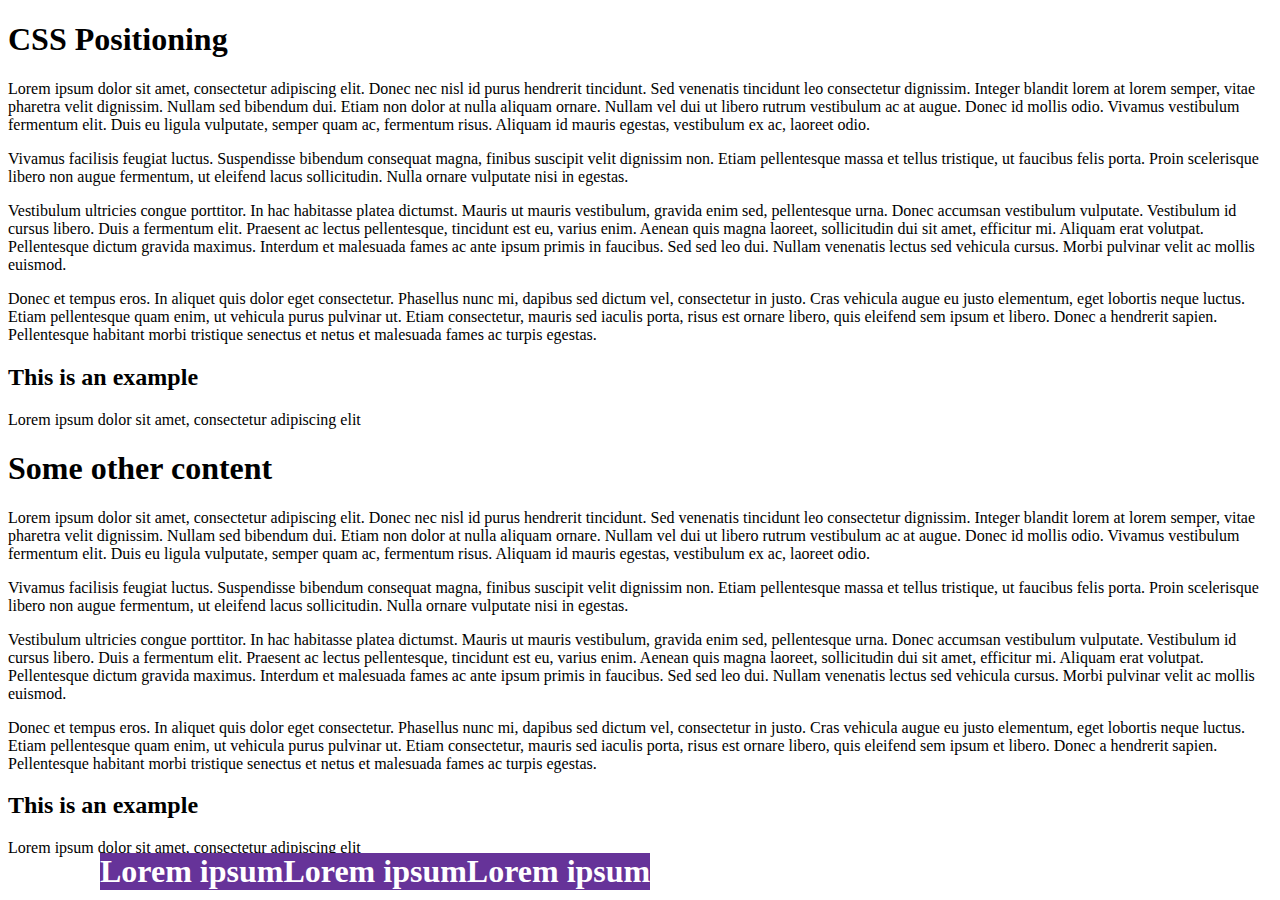
<file: Positioning Practice/absolute positioning/TUT-1/index.html>
<!DOCTYPE html>
<html lang="en">
<head>
    <meta charset="UTF-8">
    <title>Title</title>
    <link rel="stylesheet" href="style.css">
</head>
<body>
<div class="container">
    <h1 class="page-title">CSS Positioning</h1>

    <article class="article-with-sidebar">
        <div>
            <h1 class="article-title">Lorem ipsumLorem ipsumLorem ipsum</h1>
            <p>Lorem ipsum dolor sit amet, consectetur adipiscing elit. Donec nec nisl id
                purus hendrerit tincidunt. Sed venenatis tincidunt leo consectetur dignissim.
                Integer blandit lorem at lorem semper, vitae pharetra velit dignissim. Nullam
                sed bibendum dui. Etiam non dolor at nulla aliquam ornare. Nullam vel dui ut
                libero rutrum vestibulum ac at augue. Donec id mollis odio. Vivamus vestibulum
                fermentum elit. Duis eu ligula vulputate, semper quam ac, fermentum risus.
                Aliquam id mauris egestas, vestibulum ex ac, laoreet odio.
            </p>

            <p class="example">Vivamus facilisis feugiat luctus. Suspendisse bibendum consequat magna,
                finibus suscipit velit dignissim non. Etiam pellentesque massa et tellus
                tristique, ut faucibus felis porta. Proin scelerisque libero non augue
                fermentum, ut eleifend lacus sollicitudin. Nulla ornare vulputate nisi in
                egestas.
            </p>

            <p>Vestibulum ultricies congue porttitor. In hac habitasse platea dictumst.
                Mauris ut mauris vestibulum, gravida enim sed, pellentesque urna. Donec
                accumsan vestibulum vulputate. Vestibulum id cursus libero. Duis a
                fermentum elit. Praesent ac lectus pellentesque, tincidunt est eu, varius
                enim. Aenean quis magna laoreet, sollicitudin dui sit amet, efficitur mi.
                Aliquam erat volutpat. Pellentesque dictum gravida maximus. Interdum et
                malesuada fames ac ante ipsum primis in faucibus. Sed sed leo dui. Nullam
                venenatis lectus sed vehicula cursus. Morbi pulvinar velit ac mollis euismod.
            </p>

            <p>Donec et tempus eros. In aliquet quis dolor eget consectetur. Phasellus nunc
                mi, dapibus sed dictum vel, consectetur in justo. Cras vehicula augue eu
                justo elementum, eget lobortis neque luctus. Etiam pellentesque quam enim,
                ut vehicula purus pulvinar ut. Etiam consectetur, mauris sed iaculis porta,
                risus est ornare libero, quis eleifend sem ipsum et libero. Donec a hendrerit
                sapien. Pellentesque habitant morbi tristique senectus et netus et malesuada fames
                ac turpis egestas.
            </p>
        </div>
        <aside>
            <h2>This is an example</h2>
            <p>Lorem ipsum dolor sit amet, consectetur adipiscing elit</p>
        </aside>

    </article>


    <article class="article-with-sidebar">
        <div>
            <h1 class="other-title">Some other content</h1>
            <p>Lorem ipsum dolor sit amet, consectetur adipiscing elit. Donec nec nisl id
                purus hendrerit tincidunt. Sed venenatis tincidunt leo consectetur dignissim.
                Integer blandit lorem at lorem semper, vitae pharetra velit dignissim. Nullam
                sed bibendum dui. Etiam non dolor at nulla aliquam ornare. Nullam vel dui ut
                libero rutrum vestibulum ac at augue. Donec id mollis odio. Vivamus vestibulum
                fermentum elit. Duis eu ligula vulputate, semper quam ac, fermentum risus.
                Aliquam id mauris egestas, vestibulum ex ac, laoreet odio.
            </p>

            <p class="example">Vivamus facilisis feugiat luctus. Suspendisse bibendum consequat magna,
                finibus suscipit velit dignissim non. Etiam pellentesque massa et tellus
                tristique, ut faucibus felis porta. Proin scelerisque libero non augue
                fermentum, ut eleifend lacus sollicitudin. Nulla ornare vulputate nisi in
                egestas.
            </p>

            <p>Vestibulum ultricies congue porttitor. In hac habitasse platea dictumst.
                Mauris ut mauris vestibulum, gravida enim sed, pellentesque urna. Donec
                accumsan vestibulum vulputate. Vestibulum id cursus libero. Duis a
                fermentum elit. Praesent ac lectus pellentesque, tincidunt est eu, varius
                enim. Aenean quis magna laoreet, sollicitudin dui sit amet, efficitur mi.
                Aliquam erat volutpat. Pellentesque dictum gravida maximus. Interdum et
                malesuada fames ac ante ipsum primis in faucibus. Sed sed leo dui. Nullam
                venenatis lectus sed vehicula cursus. Morbi pulvinar velit ac mollis euismod.
            </p>

            <p>Donec et tempus eros. In aliquet quis dolor eget consectetur. Phasellus nunc
                mi, dapibus sed dictum vel, consectetur in justo. Cras vehicula augue eu
                justo elementum, eget lobortis neque luctus. Etiam pellentesque quam enim,
                ut vehicula purus pulvinar ut. Etiam consectetur, mauris sed iaculis porta,
                risus est ornare libero, quis eleifend sem ipsum et libero. Donec a hendrerit
                sapien. Pellentesque habitant morbi tristique senectus et netus et malesuada fames
                ac turpis egestas.
            </p>
        </div>
        <aside>
            <h2>This is an example</h2>
            <p>Lorem ipsum dolor sit amet, consectetur adipiscing elit</p>
        </aside>

    </article>
</div>

</body>
</html>
</file>
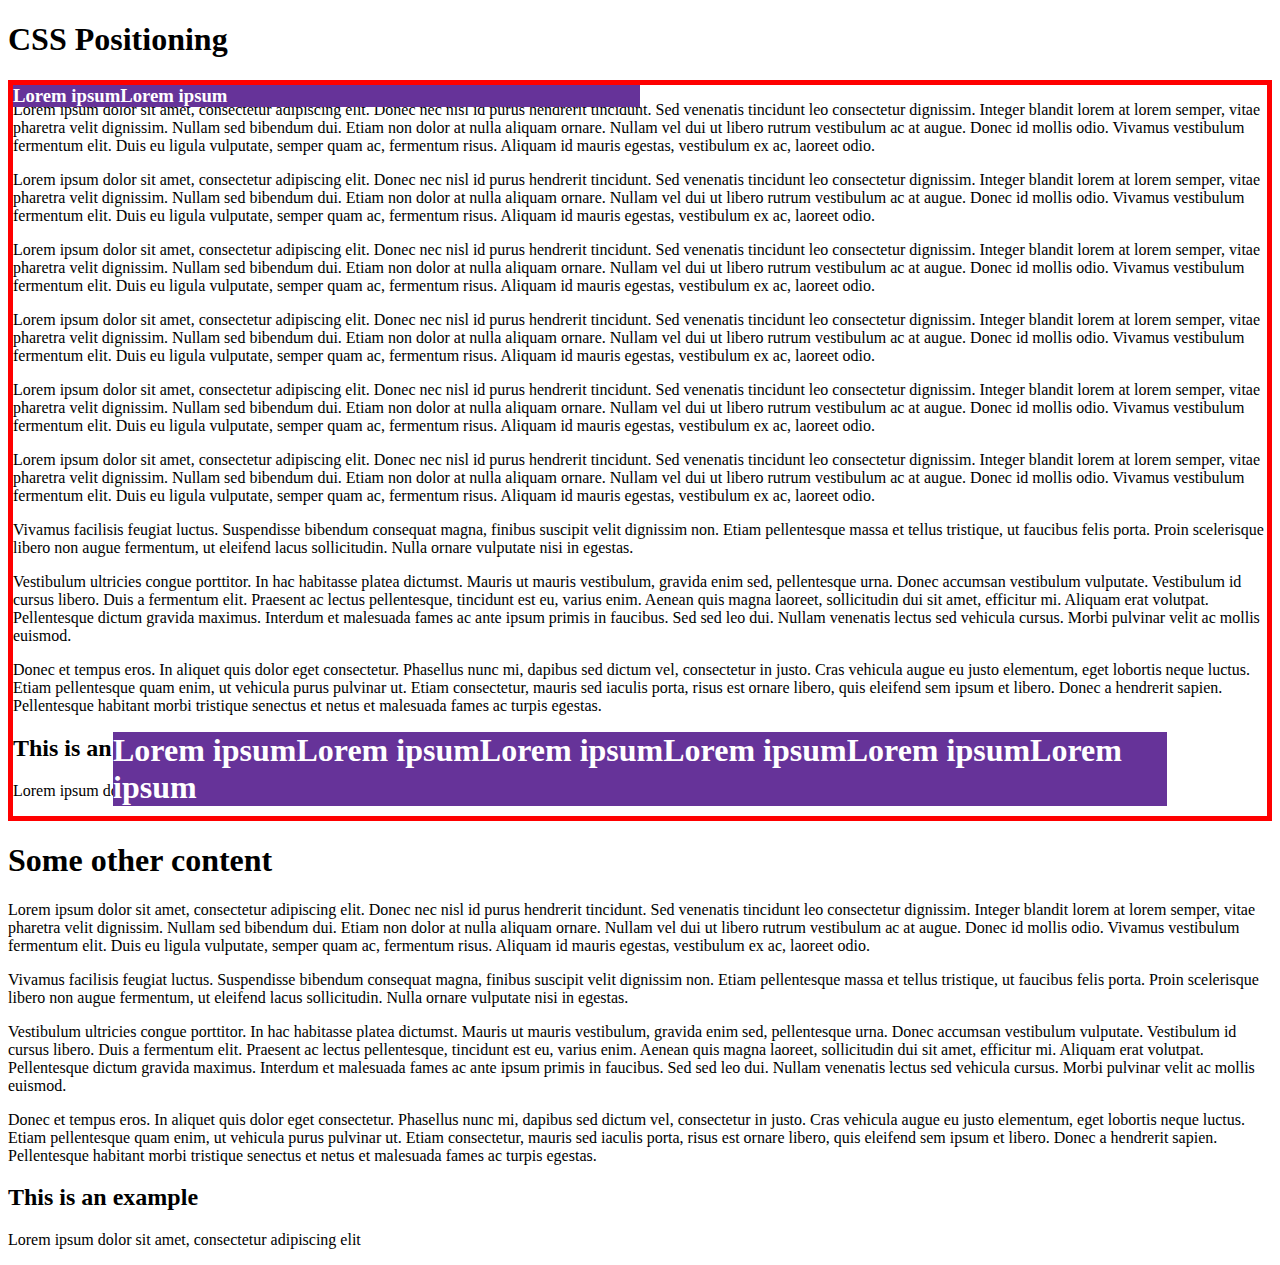
<file: Positioning Practice/absolute positioning/TUT-2/index.html>
<!DOCTYPE html>
<html lang="en">
<head>
    <meta charset="UTF-8">
    <title>Title</title>
    <link rel="stylesheet" href="style.css">
</head>
<body>
<div class="container">
    <h1 class="page-title">CSS Positioning</h1>

    <article class="article-with-sidebar">
        <div>
            <h1 class="article-title">Lorem ipsumLorem ipsumLorem ipsumLorem ipsumLorem ipsumLorem ipsum</h1>
            <h3 class="article-sub-title">Lorem ipsumLorem ipsum</h3>
            <p>Lorem ipsum dolor sit amet, consectetur adipiscing elit. Donec nec nisl id
                purus hendrerit tincidunt. Sed venenatis tincidunt leo consectetur dignissim.
                Integer blandit lorem at lorem semper, vitae pharetra velit dignissim. Nullam
                sed bibendum dui. Etiam non dolor at nulla aliquam ornare. Nullam vel dui ut
                libero rutrum vestibulum ac at augue. Donec id mollis odio. Vivamus vestibulum
                fermentum elit. Duis eu ligula vulputate, semper quam ac, fermentum risus.
                Aliquam id mauris egestas, vestibulum ex ac, laoreet odio.
            </p>

            <p>Lorem ipsum dolor sit amet, consectetur adipiscing elit. Donec nec nisl id
                purus hendrerit tincidunt. Sed venenatis tincidunt leo consectetur dignissim.
                Integer blandit lorem at lorem semper, vitae pharetra velit dignissim. Nullam
                sed bibendum dui. Etiam non dolor at nulla aliquam ornare. Nullam vel dui ut
                libero rutrum vestibulum ac at augue. Donec id mollis odio. Vivamus vestibulum
                fermentum elit. Duis eu ligula vulputate, semper quam ac, fermentum risus.
                Aliquam id mauris egestas, vestibulum ex ac, laoreet odio.
            </p>

            <p>Lorem ipsum dolor sit amet, consectetur adipiscing elit. Donec nec nisl id
                purus hendrerit tincidunt. Sed venenatis tincidunt leo consectetur dignissim.
                Integer blandit lorem at lorem semper, vitae pharetra velit dignissim. Nullam
                sed bibendum dui. Etiam non dolor at nulla aliquam ornare. Nullam vel dui ut
                libero rutrum vestibulum ac at augue. Donec id mollis odio. Vivamus vestibulum
                fermentum elit. Duis eu ligula vulputate, semper quam ac, fermentum risus.
                Aliquam id mauris egestas, vestibulum ex ac, laoreet odio.
            </p>

            <p>Lorem ipsum dolor sit amet, consectetur adipiscing elit. Donec nec nisl id
                purus hendrerit tincidunt. Sed venenatis tincidunt leo consectetur dignissim.
                Integer blandit lorem at lorem semper, vitae pharetra velit dignissim. Nullam
                sed bibendum dui. Etiam non dolor at nulla aliquam ornare. Nullam vel dui ut
                libero rutrum vestibulum ac at augue. Donec id mollis odio. Vivamus vestibulum
                fermentum elit. Duis eu ligula vulputate, semper quam ac, fermentum risus.
                Aliquam id mauris egestas, vestibulum ex ac, laoreet odio.
            </p>

            <p>Lorem ipsum dolor sit amet, consectetur adipiscing elit. Donec nec nisl id
                purus hendrerit tincidunt. Sed venenatis tincidunt leo consectetur dignissim.
                Integer blandit lorem at lorem semper, vitae pharetra velit dignissim. Nullam
                sed bibendum dui. Etiam non dolor at nulla aliquam ornare. Nullam vel dui ut
                libero rutrum vestibulum ac at augue. Donec id mollis odio. Vivamus vestibulum
                fermentum elit. Duis eu ligula vulputate, semper quam ac, fermentum risus.
                Aliquam id mauris egestas, vestibulum ex ac, laoreet odio.
            </p>

            <p>Lorem ipsum dolor sit amet, consectetur adipiscing elit. Donec nec nisl id
                purus hendrerit tincidunt. Sed venenatis tincidunt leo consectetur dignissim.
                Integer blandit lorem at lorem semper, vitae pharetra velit dignissim. Nullam
                sed bibendum dui. Etiam non dolor at nulla aliquam ornare. Nullam vel dui ut
                libero rutrum vestibulum ac at augue. Donec id mollis odio. Vivamus vestibulum
                fermentum elit. Duis eu ligula vulputate, semper quam ac, fermentum risus.
                Aliquam id mauris egestas, vestibulum ex ac, laoreet odio.
            </p>

            <p class="example">Vivamus facilisis feugiat luctus. Suspendisse bibendum consequat magna,
                finibus suscipit velit dignissim non. Etiam pellentesque massa et tellus
                tristique, ut faucibus felis porta. Proin scelerisque libero non augue
                fermentum, ut eleifend lacus sollicitudin. Nulla ornare vulputate nisi in
                egestas.
            </p>

            <p>Vestibulum ultricies congue porttitor. In hac habitasse platea dictumst.
                Mauris ut mauris vestibulum, gravida enim sed, pellentesque urna. Donec
                accumsan vestibulum vulputate. Vestibulum id cursus libero. Duis a
                fermentum elit. Praesent ac lectus pellentesque, tincidunt est eu, varius
                enim. Aenean quis magna laoreet, sollicitudin dui sit amet, efficitur mi.
                Aliquam erat volutpat. Pellentesque dictum gravida maximus. Interdum et
                malesuada fames ac ante ipsum primis in faucibus. Sed sed leo dui. Nullam
                venenatis lectus sed vehicula cursus. Morbi pulvinar velit ac mollis euismod.
            </p>

            <p>Donec et tempus eros. In aliquet quis dolor eget consectetur. Phasellus nunc
                mi, dapibus sed dictum vel, consectetur in justo. Cras vehicula augue eu
                justo elementum, eget lobortis neque luctus. Etiam pellentesque quam enim,
                ut vehicula purus pulvinar ut. Etiam consectetur, mauris sed iaculis porta,
                risus est ornare libero, quis eleifend sem ipsum et libero. Donec a hendrerit
                sapien. Pellentesque habitant morbi tristique senectus et netus et malesuada fames
                ac turpis egestas.
            </p>
        </div>
        <aside>
            <h2>This is an example</h2>
            <p>Lorem ipsum dolor sit amet, consectetur adipiscing elit</p>
        </aside>

    </article>


    <article class="article-with-sidebar-1">
        <div>
            <h1 class="other-title">Some other content</h1>
            <p>Lorem ipsum dolor sit amet, consectetur adipiscing elit. Donec nec nisl id
                purus hendrerit tincidunt. Sed venenatis tincidunt leo consectetur dignissim.
                Integer blandit lorem at lorem semper, vitae pharetra velit dignissim. Nullam
                sed bibendum dui. Etiam non dolor at nulla aliquam ornare. Nullam vel dui ut
                libero rutrum vestibulum ac at augue. Donec id mollis odio. Vivamus vestibulum
                fermentum elit. Duis eu ligula vulputate, semper quam ac, fermentum risus.
                Aliquam id mauris egestas, vestibulum ex ac, laoreet odio.
            </p>

            <p class="example">Vivamus facilisis feugiat luctus. Suspendisse bibendum consequat magna,
                finibus suscipit velit dignissim non. Etiam pellentesque massa et tellus
                tristique, ut faucibus felis porta. Proin scelerisque libero non augue
                fermentum, ut eleifend lacus sollicitudin. Nulla ornare vulputate nisi in
                egestas.
            </p>

            <p>Vestibulum ultricies congue porttitor. In hac habitasse platea dictumst.
                Mauris ut mauris vestibulum, gravida enim sed, pellentesque urna. Donec
                accumsan vestibulum vulputate. Vestibulum id cursus libero. Duis a
                fermentum elit. Praesent ac lectus pellentesque, tincidunt est eu, varius
                enim. Aenean quis magna laoreet, sollicitudin dui sit amet, efficitur mi.
                Aliquam erat volutpat. Pellentesque dictum gravida maximus. Interdum et
                malesuada fames ac ante ipsum primis in faucibus. Sed sed leo dui. Nullam
                venenatis lectus sed vehicula cursus. Morbi pulvinar velit ac mollis euismod.
            </p>

            <p>Donec et tempus eros. In aliquet quis dolor eget consectetur. Phasellus nunc
                mi, dapibus sed dictum vel, consectetur in justo. Cras vehicula augue eu
                justo elementum, eget lobortis neque luctus. Etiam pellentesque quam enim,
                ut vehicula purus pulvinar ut. Etiam consectetur, mauris sed iaculis porta,
                risus est ornare libero, quis eleifend sem ipsum et libero. Donec a hendrerit
                sapien. Pellentesque habitant morbi tristique senectus et netus et malesuada fames
                ac turpis egestas.
            </p>
        </div>
        <aside>
            <h2>This is an example</h2>
            <p>Lorem ipsum dolor sit amet, consectetur adipiscing elit</p>
        </aside>

    </article>
</div>

</body>
</html>
</file>
<file: styles/style.css>
body{
    margin: 0;
}
</file>
<file: styles/more-less.css>
.more-less {
    padding:0.8rem;
    background-color: #5a79a5;
    color: #fff;
    border-radius: 0.5rem;
    border: none;
    cursor: pointer;
}

.more{
    display: none;
}
</file>
<file: styles/header.css>
@import url('https://fonts.googleapis.com/css2?family=Playfair+Display:ital,wght@0,400..900;1,400..900&display=swap');

.header{
    border-bottom: 20px;
    position: relative;
}


.header-items{
    display: flex;

    justify-content: space-around;
    align-items: center;
    width: 100%;
    
}

.header-items img{
    width: 100px;
    height: auto;
    /*To prevent the horizotal sliding issue must set margin to 0*/
    margin: 0 0;
    transition: transform .2s ease;
}

.header-items img:hover{
    transform: scale(1.05);
}

.header-title{
    font-family: "Arial Black", sans-serif;
    font-size:8vmin;
    font-weight: bold;
    color: #19366b;

}

@media (max-width: 630px) {
    .header-title{
        display: none;
    }
    .header-items img{
        width: 80px;
    }
}
</file>
<file: styles/navBar.css>
nav{
    margin: 0;
    display: flex;
    height: 40px;
    justify-content: center;
    background-color: #19366b;
    padding: 0;
    width: 100%;
    text-align: center;
}

.large-bar
{
    list-style: none;
    display: flex;
    align-items: center;
    justify-content: center;
    padding: 0;
    margin: 0;
    gap: 90px;
}

.navBar-link{
    color: white;
    font-weight: bold;
    font-size: large;
    text-decoration: none; /*It removes underline from the link*/

}
</file>
<file: styles/mainPart.css>
.slider1{
    position: relative;
    width: 100%;
    overflow: hidden;


}

.image-content{
    display: flex;
    transition: transform 0.5s ease-in-out;
}

.RE_mockdrill{
    width: 100%;
    height: auto;
    object-fit: cover;
}



.image-container{
    background-image: url('resources/MainPart/Img1.jpg');
    background-repeat: no-repeat;
    background-size: cover;
}
</file>
<file: styles/message-card.css>
.message-cards{
    margin-bottom: 6rem;
}


.message{
    display: flex;
    gap: 2rem;
    align-items: center;

    padding: 1rem;
    border: 0.2rem solid #19366b;
    border-radius: 1rem;
    box-shadow: -0.5rem 0.5rem 1rem 1px  #19366b;

    margin: 1rem;

    transition: 0.2s ease-in-out transform;

    background-color: #dee7ef;

}
.message:hover{
    transform: scale(1.008);
}

.message .message-content .message-para{
    font-family: "Noto Sans", sans-serif;
    color: #222831;
    font-size: 3.2vmin;
}

.message .message-content .message-title{
    font-family: "Noto Sans",sans-serif;
    color: #DC272A;
    font-size: 5vmin;

}

.message .person-img{
    width: 200px;
    aspect-ratio: 1 / 1;
    object-fit: cover;
    border-radius: 50%;
}


#content-control{
    font-family: "Noto Sans", sans-serif;
    font-size: 1.1rem;
    display: block;
    /*Above line i.e. setting display to block is essential in positioning the button at center*/

    background-color: #DC272A;
    border-radius: 0.3rem;
    border:none;
    color: white;

    margin:2rem auto;
    padding: 1rem 2rem;

    cursor: pointer;

    transition: 0.2s transform;
}

#content-control:hover{
    background-color: #D1272A;
}

.hidden{
    display: none;
}

.message-cards{
    margin: 0 5% 0;
}

@media (max-width: 540px){
    .message{
        flex-direction: column;
    }
}
</file>
<file: styles/intro.css>
@import url('https://fonts.googleapis.com/css2?family=Great+Vibes&display=swap');
@import url('https://fonts.googleapis.com/css2?family=Titillium+Web:ital,wght@0,200;0,300;0,400;0,600;0,700;0,900;1,200;1,300;1,400;1,600;1,700&display=swap');

.heading-of-intro{
    color: #d8031c;
    font-family: "Monotype Corsiva", sans-serif;
    font-size:6vmin;

}

.motto{
    text-align: center;
    font-size: 7vmin;
    color: #e31d24;
    text-shadow: -2px -2px 0 #4b38bf, 2px -2px 0 #4b38bf,-2px 2px 0 #4b38bf, 2px 2px 0 #4b38bf;
    font-family: "Titillium Web", sans-serif;

}

.intro-para{
    font-family: "Noto Sans", sans-serif;
    color: black;
    font-size: 4vmin;
}

.ending-of-intro{
    color: #19366b;
    font-family: "Monotype Corsiva", sans-serif;
    font-size:  6vmin;
}

.introbox{
    border:3px solid white;
    padding: 0.8rem;

    margin: 0.8rem 5% 4rem;

    border-radius: 1rem;

    border-color: #19366b;

    background-color: rgba(255,255,255,0.4);


}
</file>
<file: styles/slider.css>
.recent-event{
    color: #19366b;
    font-family: "Noto Sans", sans-serif;
    font-size: 2rem;
    margin-left: 1rem;
}


.container{
    display: flex;
    max-width: 600px;
    width: 250px;
    margin: 1rem;

    transition: 0.1s ease-in-out transform;
}

.container:hover{
    transform: scale(1.01);
}

.parent-container{
    display: flex;
    flex-wrap: wrap;
    justify-content: center;
}

.image-container-with-text{
    background-color: white;
    border-radius: 10px;
    border: 2px solid black;
    display: flex;
    flex-direction: column;
    justify-content: center;
    align-items: center;

    /*Imp ques:: How does applying overflow:hidden here differ from applying it on .images????*/
    overflow: hidden;

    width:100%;

}

.images{
    display: flex;
    /*overflow: hidden;*/
/*    Since we want any overflowed images from flexbox to be hidden */
}

button.next{
    transform: scaleX(-1);
}

button.prev,button.next{
    background-color: transparent;
    border: none;
}

.content {
    width: 100%;
    border-radius: 9px;
    flex-shrink: 0;
/*    Flex shrink is property of individual elements and not of the parent container*/
}

.image-container-with-text h3{
    margin: 0;
    padding: 0;
}

/*Z-index property added so that buttons remain in front */
.image-container-with-text{
    z-index: 1;
}

.button{
    z-index: 2;
}
</file>
<file: styles/bottomPart.css>
.icon-img{
    width: 30px;
}
.social-media{
    display: flex;
    justify-content: space-between;
    align-items: center;
    background-color: red;
    padding: 15px;
}

.social-media-icons a{
    text-decoration: none;
    margin: 0 8px;
}

.social-media-text{
    color: white;
    font-size: 1.2rem;
    margin-left: 1rem;
}

.social-media-icons img{
    transition-property: transform;
    transition-duration: 0.3s;
    transition-timing-function: ease-in-out;
    /* shorthand ---->transition: transform 0.3s ease-in-out ;*/
}
.social-media-icons img:hover{
    transform: scale(1.2);
}

.bottom {
    display: flex;
    background-color: #19366b;
    justify-content: space-between;
}

.bottom h3{
    color: white;
    font-family: "Arial Black";
}

.bottom a,p{
    text-decoration: none;
    color: white;
    font-weight: normal;
}

.quick-links{
    margin-left: 3%;
    margin-bottom: 5%;

}

.contact-us{
    margin-left: 3%;
    margin-right: 3%;
    margin-bottom: 5%;
}

@media (max-width: 632px) {
    .bottom{
        flex-direction: column;
    }
}
</file>
<file: Cards Practice/style.css>
/*Importing Google Font - Inter*/
@import url('https://fonts.googleapis.com/css2?family=Inter:opsz,wght@14..32,100..900&display=swap');

*{
    margin: 0;
    padding: 0;
    box-sizing: border-box;
    font-family: 'Inter', sans-serif;
}

body{
    display: flex;
    justify-content: center;
    align-items: center;
    min-height: 100vh;
    background: linear-gradient(#eceffe,#ced6fb);
}

.card-list .card-item{
    list-style: none;
}

.card-list .card-item .card-link{
    width: 400px;
    display: block;
    background-color: white;
    padding: 18px;
    border-radius: 12px;
    text-decoration: none;

    border: 2px solid transparent;

    box-shadow: -9px 9px 12px 4px rgba(0, 0, 0, 0.2);

    transition-duration: 0.2s;
    transition-timing-function: ease;
}

.card-list .card-item .card-link:hover{
    border: 2px solid #5372f0;
}

.card-list .card-item .card-image{
    width: 100%;
    /*This line above here is very important as it brings image back to a proper size*/
    object-fit: cover;
    aspect-ratio: 16/9;
    border-radius: 10px;
}

.card-list .card-item .badge{
    margin: 16px 8px 16px;
    padding: 8px 16px;
    width: fit-content;

    font-size: 0.95rem;
    font-weight: 500;
    background-color: #475eff;
    color: white; /*It sets the color of text of badge */


    border-radius: 20px;

}

.card-list .card-item .card-title{
    color:black;
    font-weight: 600;
    font-size: 1.2rem;
}

.card-list .card-item .card-button{
    width: 35px;
    height: 35px;
    color: #5372f0;
    /*Sets the color of arrow*/
    background-color: transparent;

    margin: 30px 0 5px;

    border-radius: 50%;

    border-width: 2px;
    border-color: #5372f0;
    /*Sets the color of border of button*/
    border-style: solid;

    transform: rotate(-45deg);
    transition-duration: 0.4s;
/*    Short hand for above three is border: 2px solid black*/
}

.card-list .card-item:hover .card-button{
    color: white;
    background-color: #5372f0;
}
</file>
<file: Cards Practice/Message cards/style.css>
@import url('https://fonts.googleapis.com/css2?family=Noto+Sans:ital,wght@0,100..900;1,100..900&display=swap');

.message{
    display: flex;
    gap: 2rem;
    align-items: center;

    padding: 1rem;
    border: 0.2rem solid #19366b;
    border-radius: 1rem;
    box-shadow: -0.5rem 0.5rem 1rem 1px  #19366b;

    margin: 1rem;

    transition: 0.2s ease-in-out transform;


}
.message:hover{
    transform: scale(1.05);
}

.message .message-content .message-para{
    font-family: "Noto Sans", sans-serif;
}

.message .message-content .message-title{
    font-family: "Noto Sans",sans-serif;
    color: #DC272A;
    font-size: 1.5rem;

}

.message .person-img{
    width: 140px;
    aspect-ratio: 1 / 1;
    object-fit: cover;
    border-radius: 50%;
}

#content-control{
    font-family: "Noto Sans", sans-serif;
    font-size: 1.1rem;
    display: block;
    /*Above line i.e. setting display to block is essential in positioning the button at center*/

    background-color: #DC272A;
    border-radius: 0.3rem;
    border:none;
    color: white;

    margin:2rem auto;
    padding: 1rem 2rem;

    cursor: pointer;

    transition: 0.2s transform;
}

#content-control:hover{
    background-color: #D1272A;
}

.hidden{
    display: none;
}
</file>
<file: Cards Practice/NSS_Slider/style.css>
body{
    display: flex;
    justify-content: center;
    align-items: center;
    background-color: #222831;
}

.container1{
    display: flex;
    max-width: 600px;
    width: 250px;
}

.image-container-with-text{
    background-color: white;
    border-radius: 10px;
    border: 2px solid black;
    display: flex;
    flex-direction: column;
    justify-content: center;
    align-items: center;

}

.images{
    display: flex;
    overflow: hidden;
/*    Since we want any overflowed images from flexbox to be hidden */
}

button.next{
    transform: rotate(180deg);
}

button.prev,button.next{
    background-color: transparent;
    border: none;
}

.content {
    width: 100%;
    border-radius: 9px;
    flex-shrink: 0;
/*    Flex shrink is property of individual elements and not of the parent container*/
}

.image-container-with-text h3{
    margin: 0;
    padding: 0;
}
</file>
<file: Learning/Intro/style.css>
@import url('https://fonts.googleapis.com/css2?family=Great+Vibes&display=swap');
@import url('https://fonts.googleapis.com/css2?family=Titillium+Web:ital,wght@0,200;0,300;0,400;0,600;0,700;0,900;1,200;1,300;1,400;1,600;1,700&display=swap');

body{
    background-image: linear-gradient(45deg, lightblue,lightcoral);
}

.heading-of-intro{
    color: white;
    text-shadow: 1px 1px 1px black;
    font-family: "Great Vibes", cursive;
    font-size: 1.8rem;

}

.motto{
    text-align: center;
    color: white;
    font-family: "Titillium Web", sans-serif;
    text-shadow: 1px 1px 1px black;

}

.intro-para{
    font-family: "Titillium Web", sans-serif;

}

.ending-of-intro{
    color: #19366b;
    font-family: "Great Vibes", cursive;
    font-size: 1.5rem;
}

.introbox{
    border:3px solid white;
    padding: 0.8rem;
    margin: 0.8rem;
    border-radius: 1rem;
}
</file>
<file: Positioning Practice/relative positioning/style.css>
.page-title{
    background: rebeccapurple;
    color: white;


    /*position:static; which is by default; May be used if prev we have diff position
    and the media query is used to go back to static nature. It just prints in regular
    flow hence below properties have no effect:

    top:50px
    left:100px
      */

    position: relative;
/*Not much change observed here. But if we apply on article-title changes are still
not seen */
}

.article-title{
    background: hotpink;
    color: white;
    position: relative;
    top:105px;
    left:100px;
    /*Observe that setting position to relative and changing top to 100px
    moves element 100px away from top; where top is considered from the point it was
    originally present. Similarly for left too.
    Therefore it move item relative to the regular flow of html document.

    When such a thing is done, it leaves an empty space and moves over other content
    The other content isn't aware that something has been moved from its original place

    Here the concept of z-index also comes. The one with higher z-index is displayed over
    the other. For this the other component must also have relative position
     */

    z-index: 1;
}

.example{
    position: relative;
    z-index: 2;
}
</file>
<file: Positioning Practice/absolute positioning/TUT-1/style.css>
.article-title{
    background: rebeccapurple;
    color: white;
    position: absolute;
    margin: 0;

    left:100px;
    /*right:100px; If this value is also added, it would stretch the orginal block
    so that it is 100px from right even in case of absolute position. otherwise the
    size of background color is only equal to size of content*/
    bottom: 10px;

    /*width:50% It would give it the width of 50% of the containing element which is the
    viewport here.*/

    /*One observable change here is in background color i.e. only the content
     of element is colored and not the whole line
     Reason:
     In relative positioning, an element is adjusted from its normal position
     but retains its original space in the document layout, which means the space
     it originally occupied is still considered part of the document flow.
     Therefore, if you apply a background color to a relatively positioned element,
     the entire area that the element originally occupied will be colored,
     including any space that might have been left behind if the element was shifted
     using the top, right, bottom, or left properties. The main reason behind is also
     that it is currently considered a block level element.

     In contrast, absolute positioning removes an element from the normal document flow.
     And it is no longer a block level element.
     An absolutely positioned element is taken out of the layout, and other elements
     will flow around the space it originally occupied. As a result, when you apply
     a background color to an absolutely positioned element, only the content area of
     that element is colored, and the space it originally occupied in the document
     flow is not affected.


     Further it is seen that the orginal element is taken out of document's flow
     and other elements have occupied its position and now it is placed relative to
     the viewport. Above we can see that it is placed bottom of the with a gap of 10px;
     {relative to the nearest containing block(which by default is viewport)}
     BEFORE we scroll downwards.
      */

    z-index: 1;
}
</file>
<file: Positioning Practice/absolute positioning/TUT-2/style.css>
.article-with-sidebar{
    position: relative;
    /*We can now observer that our article title is no longer at bottom of screen
    it is rather 10px above the bottom of the article element whose position is set
    as relative just above.

    Reason :
    Relative is mostly used for positioning things but as soon as the nearest ancestor
    or parent has a postion on it other than "static". It becomes the containing block
    instead of viewport*/
    border : 5px solid red;

    /*
    Position absolute is not generally used. It is only used when you want certain
    element to be attached with another element so that if other one moves, the child
    with absolute also moves.
    */
}

.article-title{
    background: rebeccapurple;
    color: white;
    position: absolute;
    margin: 0;

    left:100px;
    right:100px;
    bottom: 10px;
}
.article-sub-title{
    background: rebeccapurple;
    color: white;
    position: absolute;
    top:0;
    margin: 0;

    width: 50%; /*It is 50%of containing block i.e. article-with-slidebar*/

}
</file>
